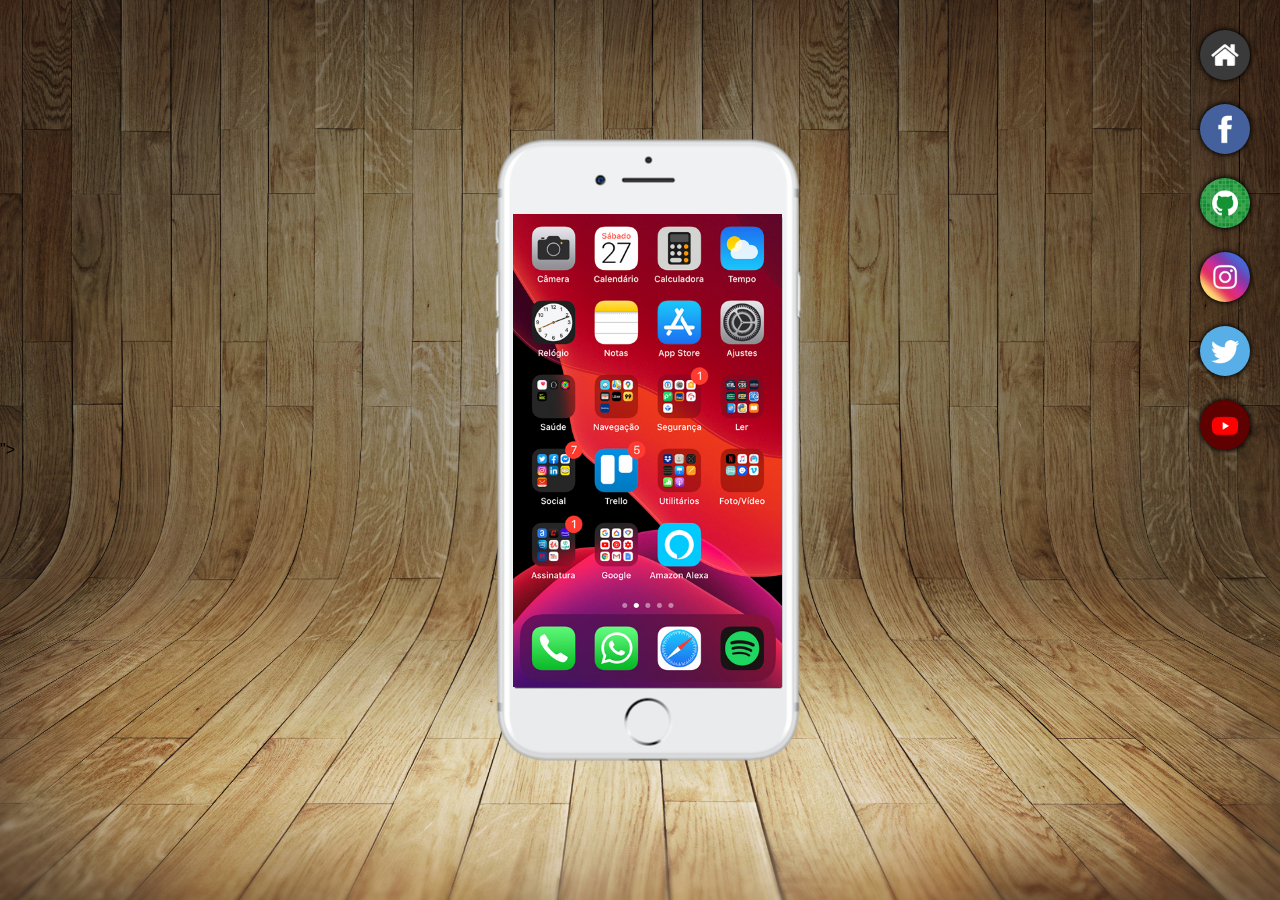
<file: index.html>
<!DOCTYPE html>
<html lang="pt-br">
<head>
    <meta charset="UTF-8">
    <meta name="viewport" content="width=device-width, initial-scale=1.0">
    <link rel="shortcut icon" href="favicon.ico" type="image/x-icon">
    <link rel="stylesheet" href="estilos/style.css">">
    <title>Projetos de redes sociais</title>
</head>
<body>
    <main>
        <section id="telefone">
            <iframe src="home.html" name="tela" id="tela" frameborder="0"></iframe>
               
        </section>
        <section id="redes-sociais">
            <a href="home.html" target = "tela"><img src="imagens/logo-home.jpg" alt=""></a><br>
            <a href="facebooki.html" target = "tela"><img src="imagens/logo-facebook.jpg" alt=""></a><br>
            <a href="githubi.html" target = "tela"><img src="imagens/logo-github.jpg" alt=""></a><br>
            <a href="instagrami.html" target = "tela"><img src="imagens/logo-instagram.jpg" alt=""></a><br>
            <a href="twitti.html" target = "tela"><img src="imagens/logo-twitter.jpg" alt=""></a><br>
            <a href="youtubi.html" target = "tela"><img src="imagens/logo-youtube.jpg" alt=""></a><br>

        </section>
    </main>
</body>
</html>
</file>
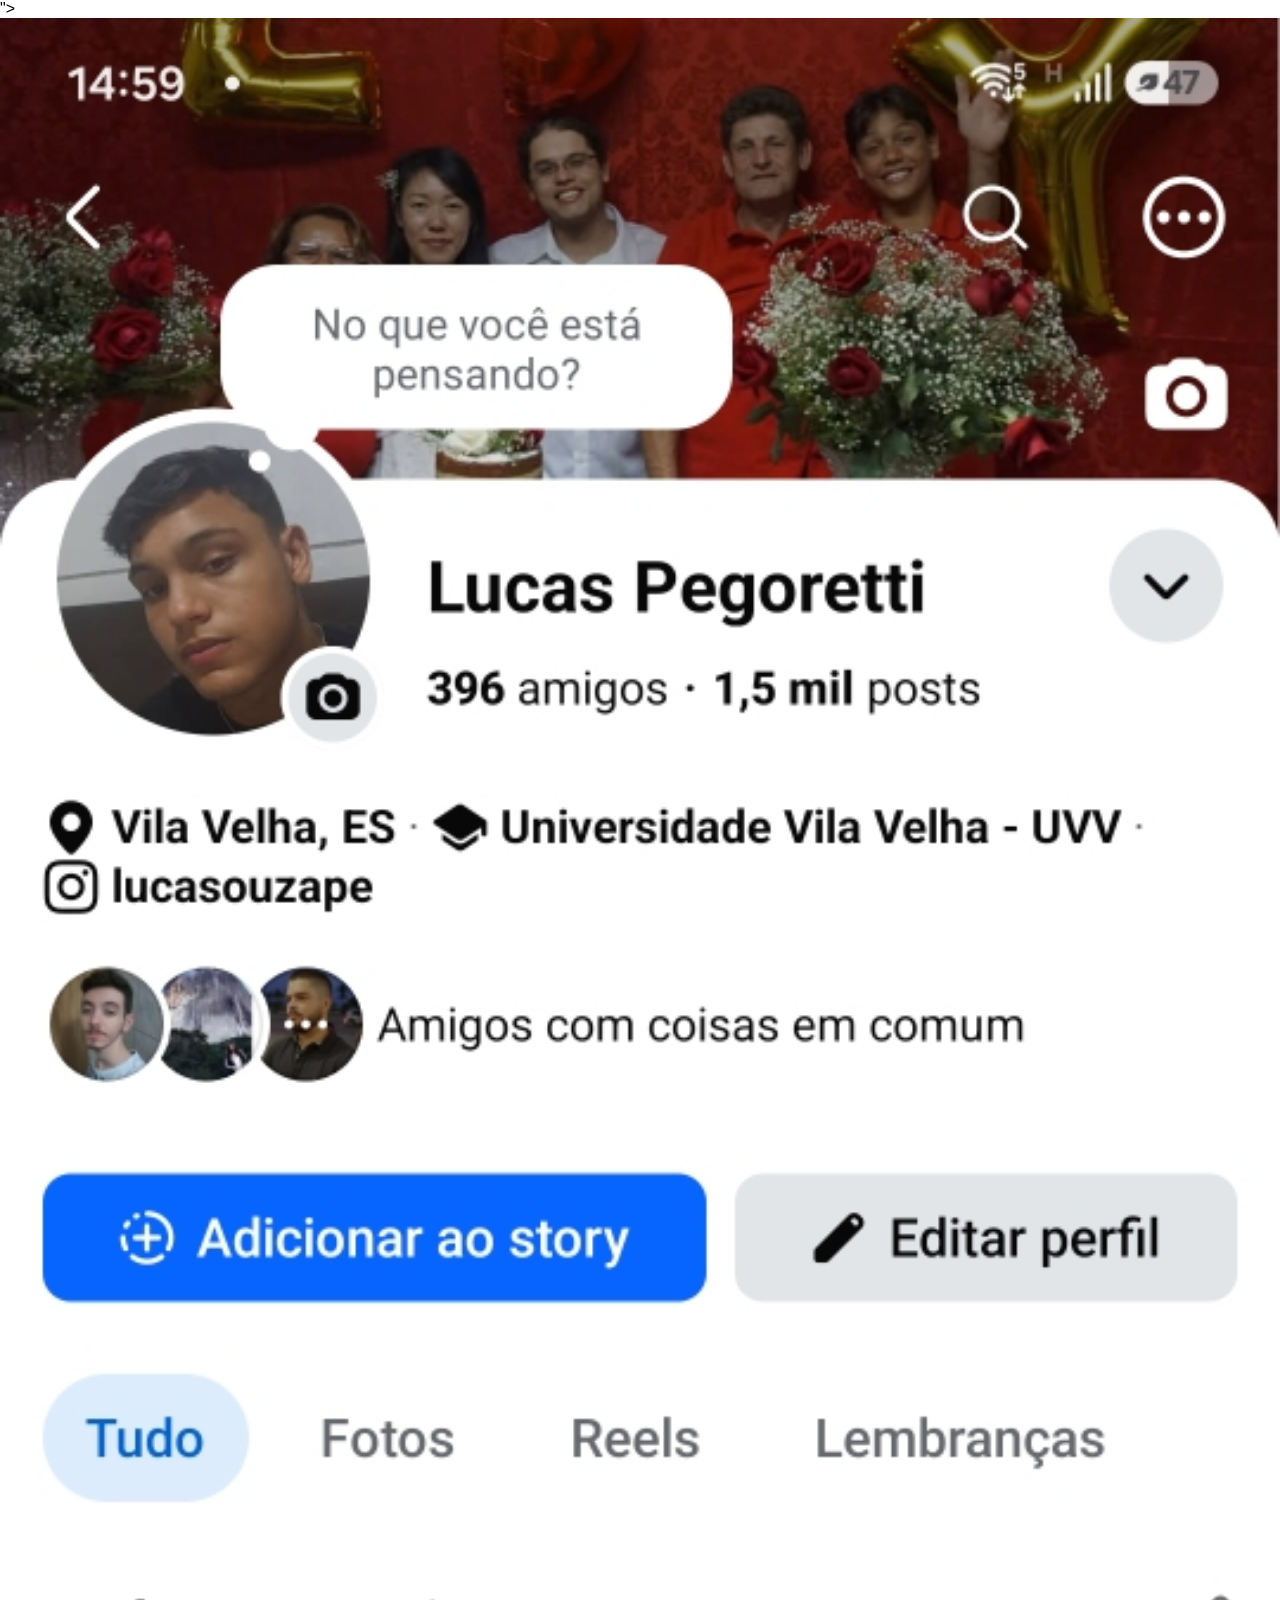
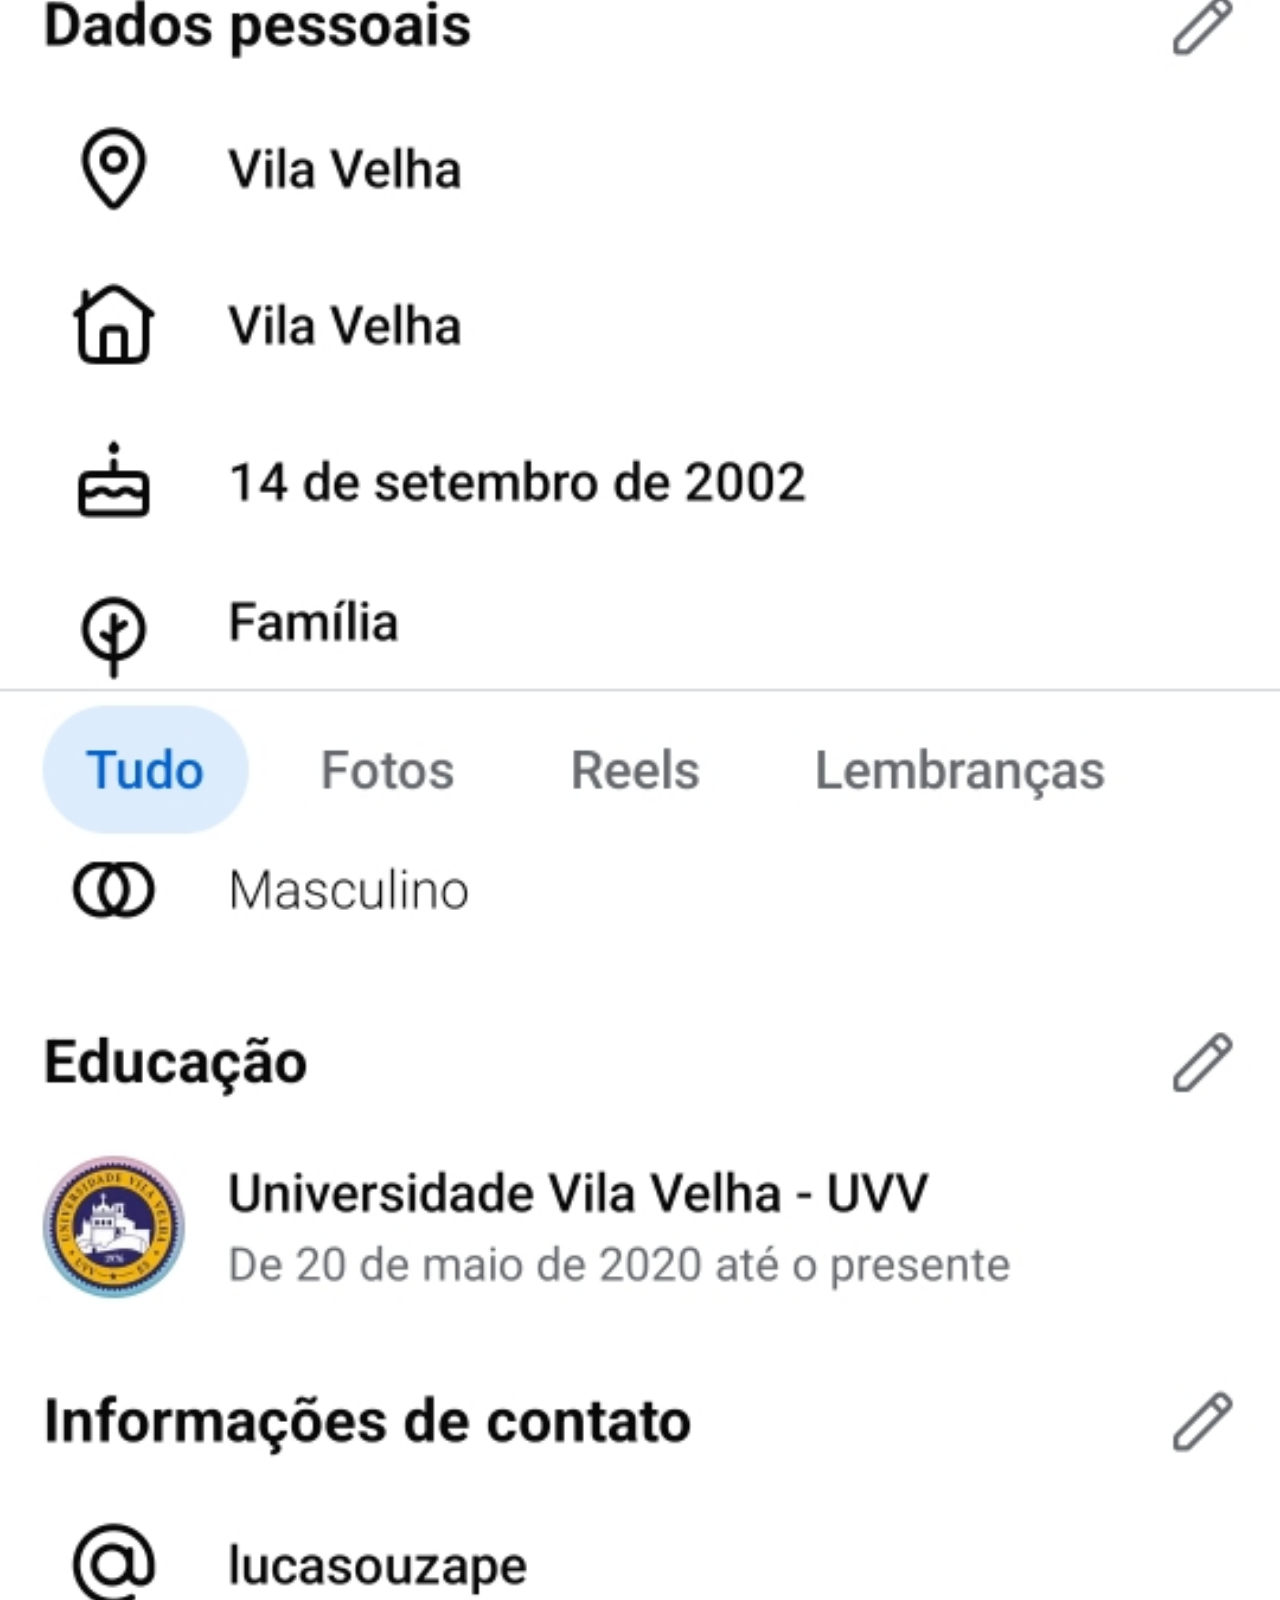
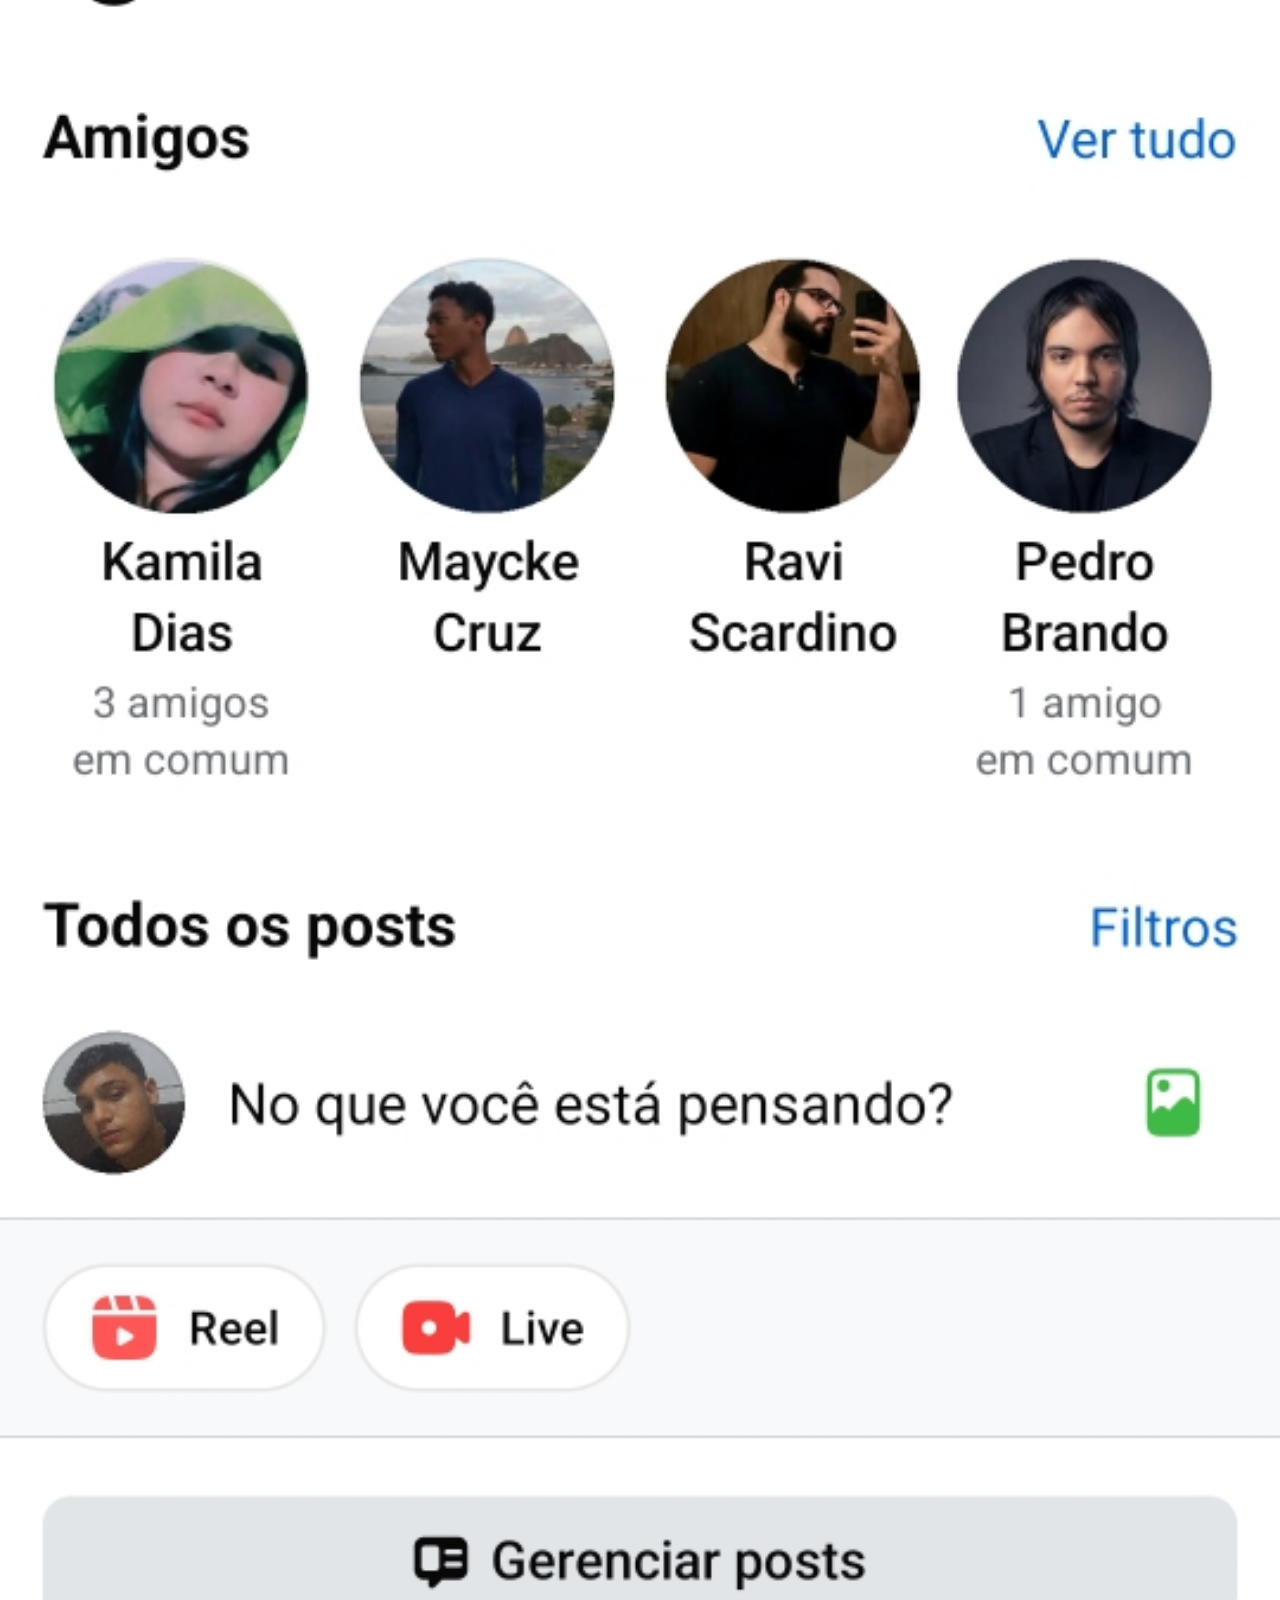
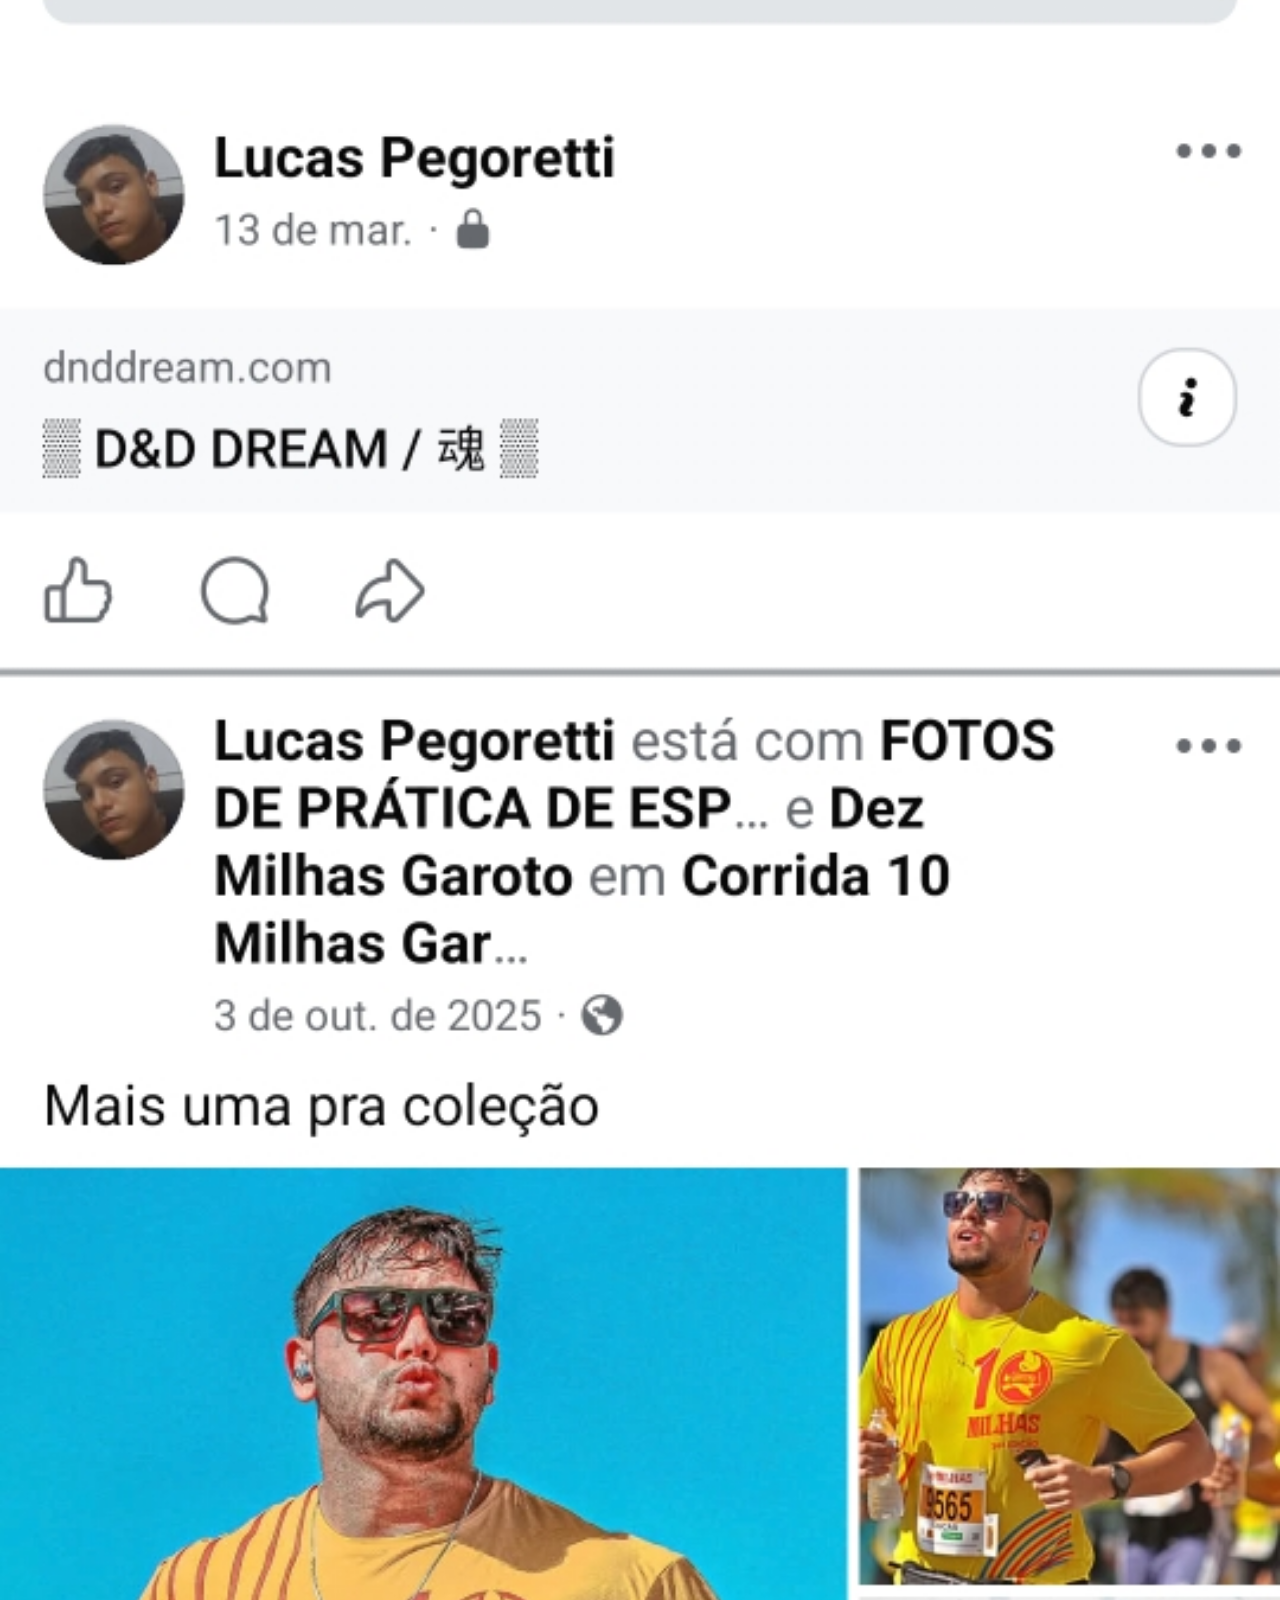
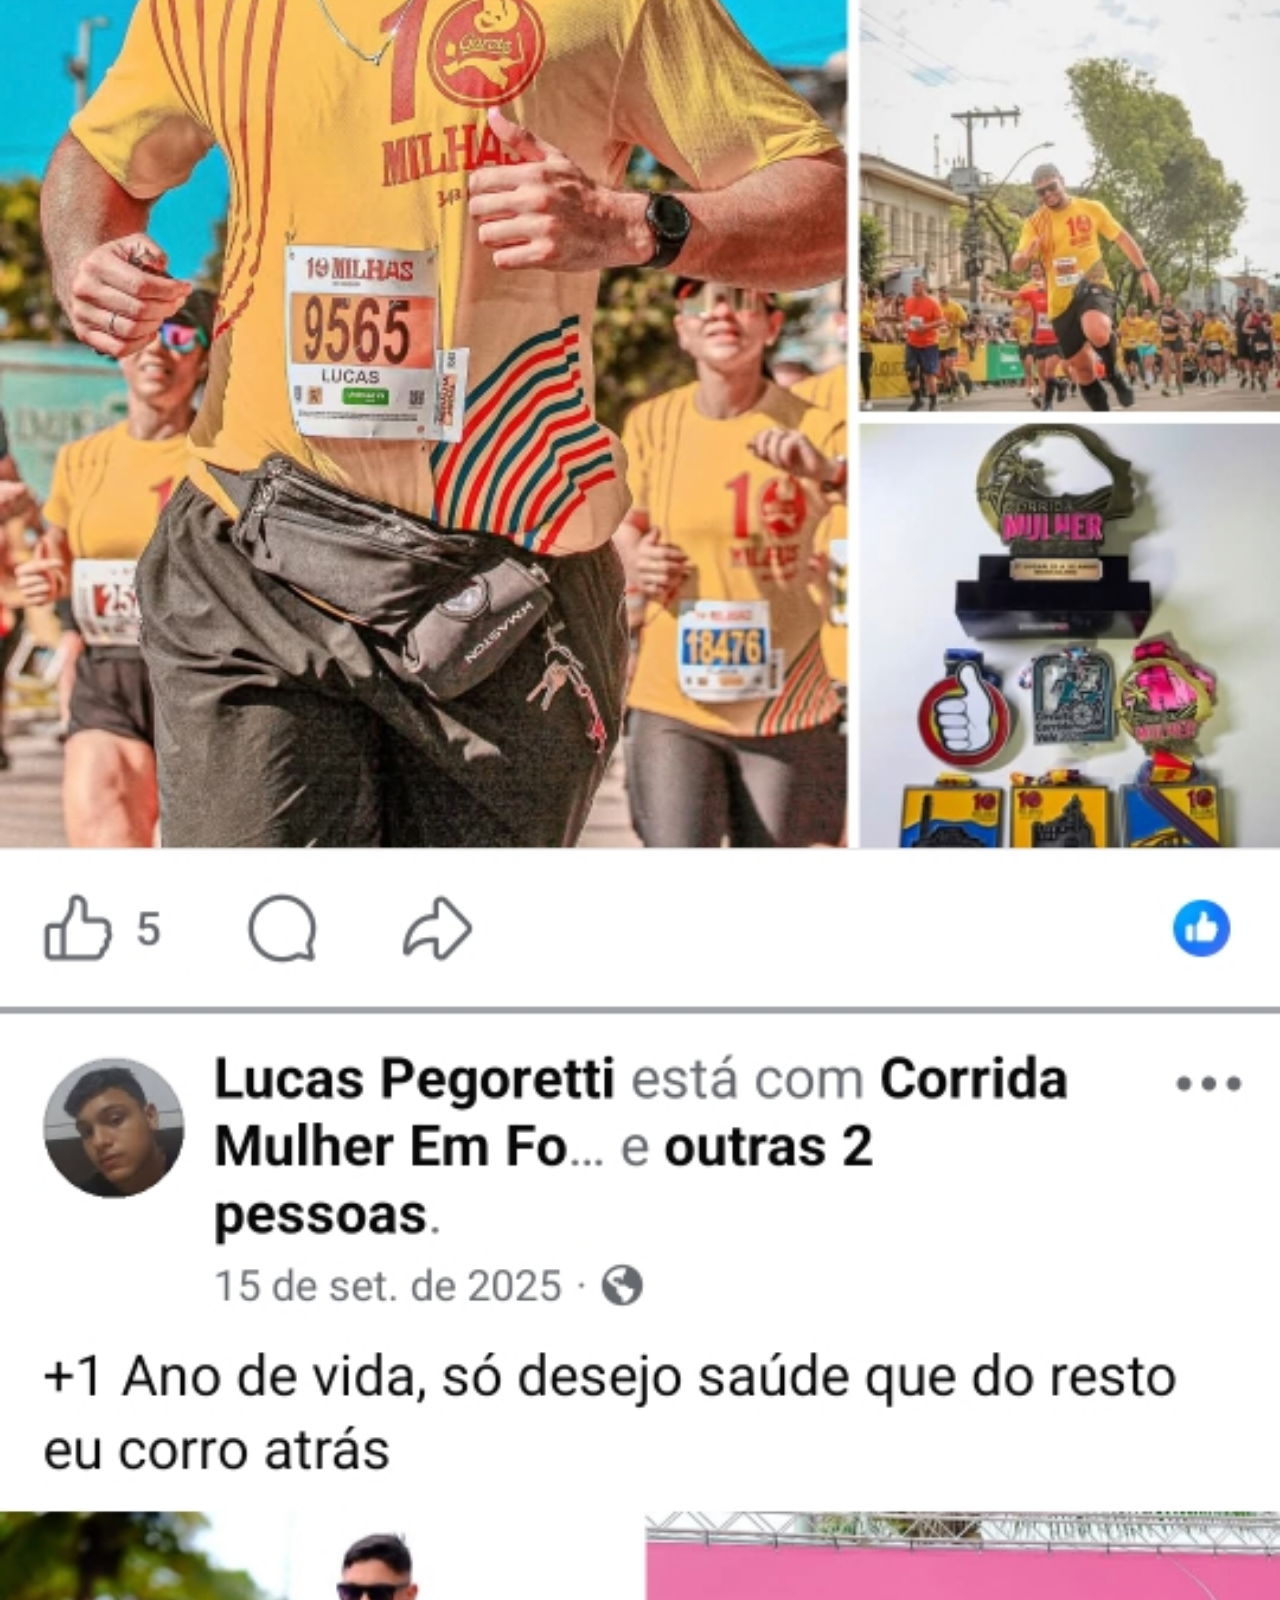
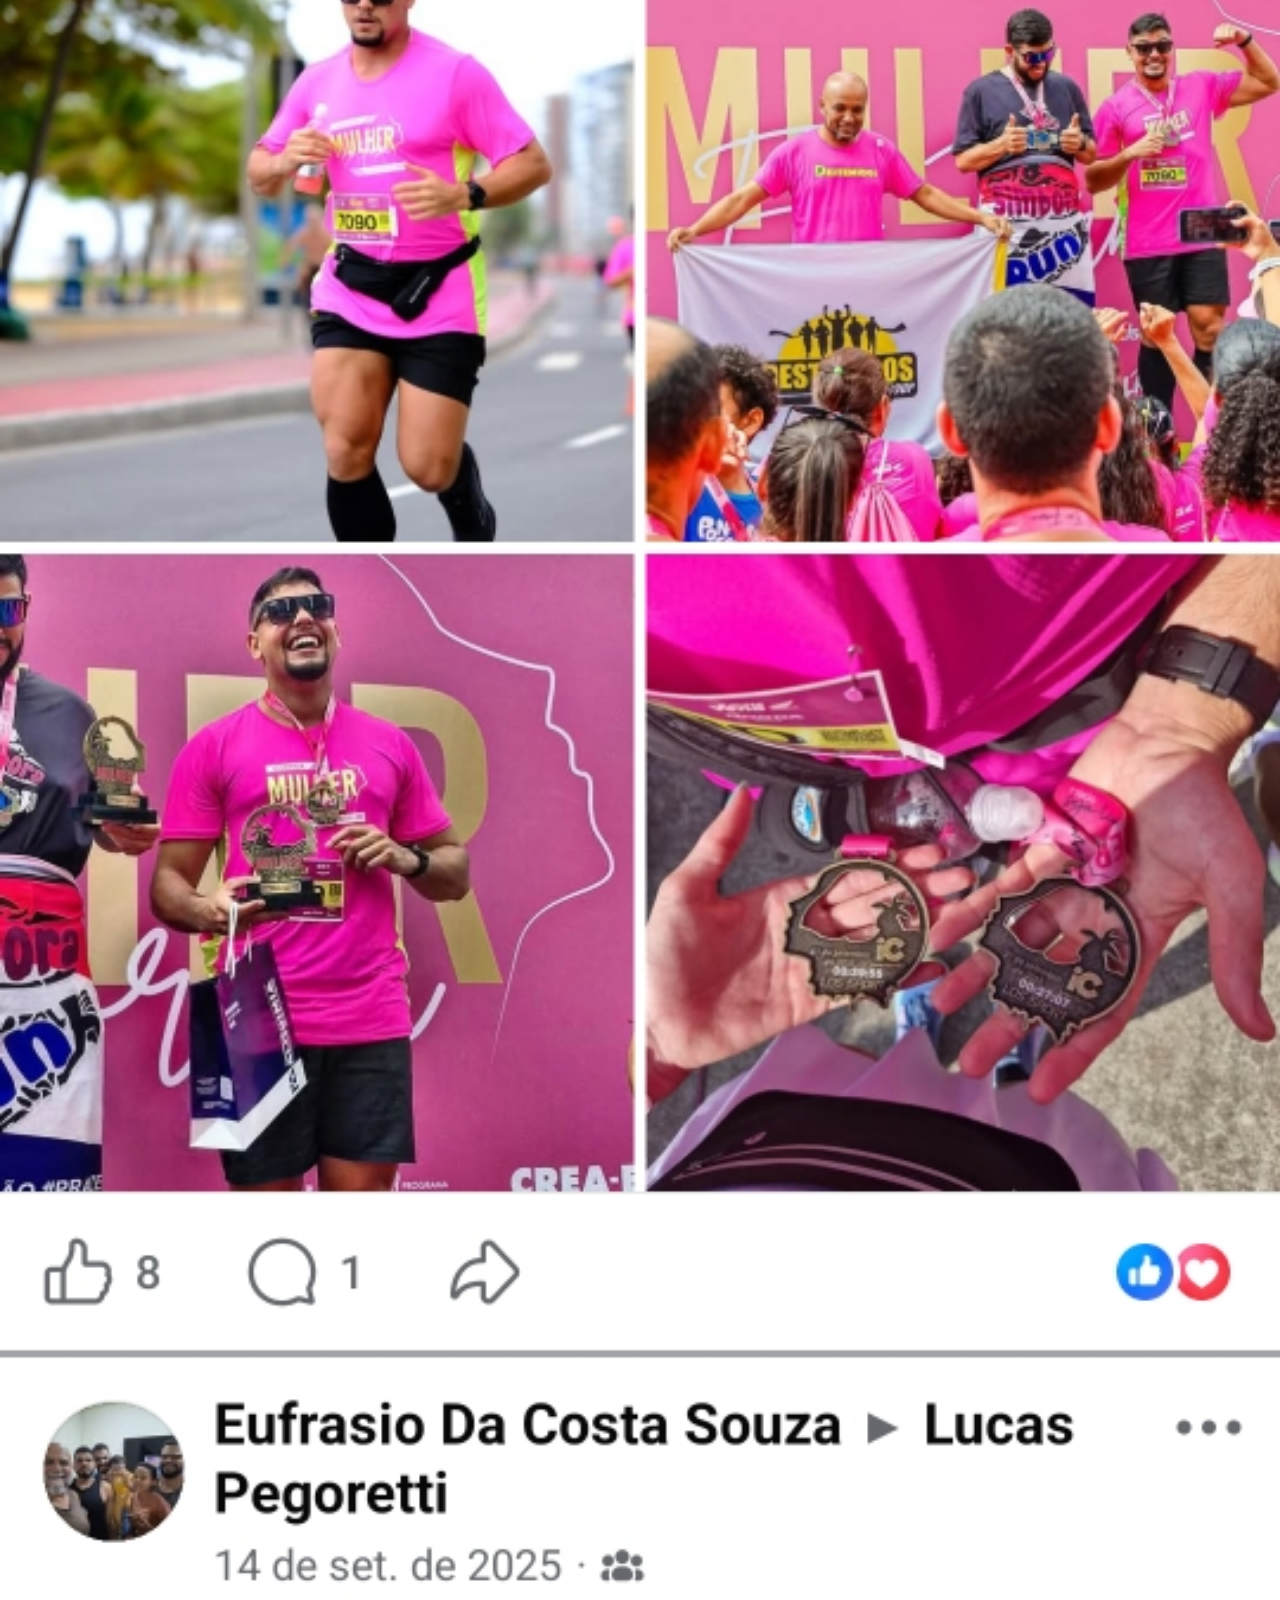
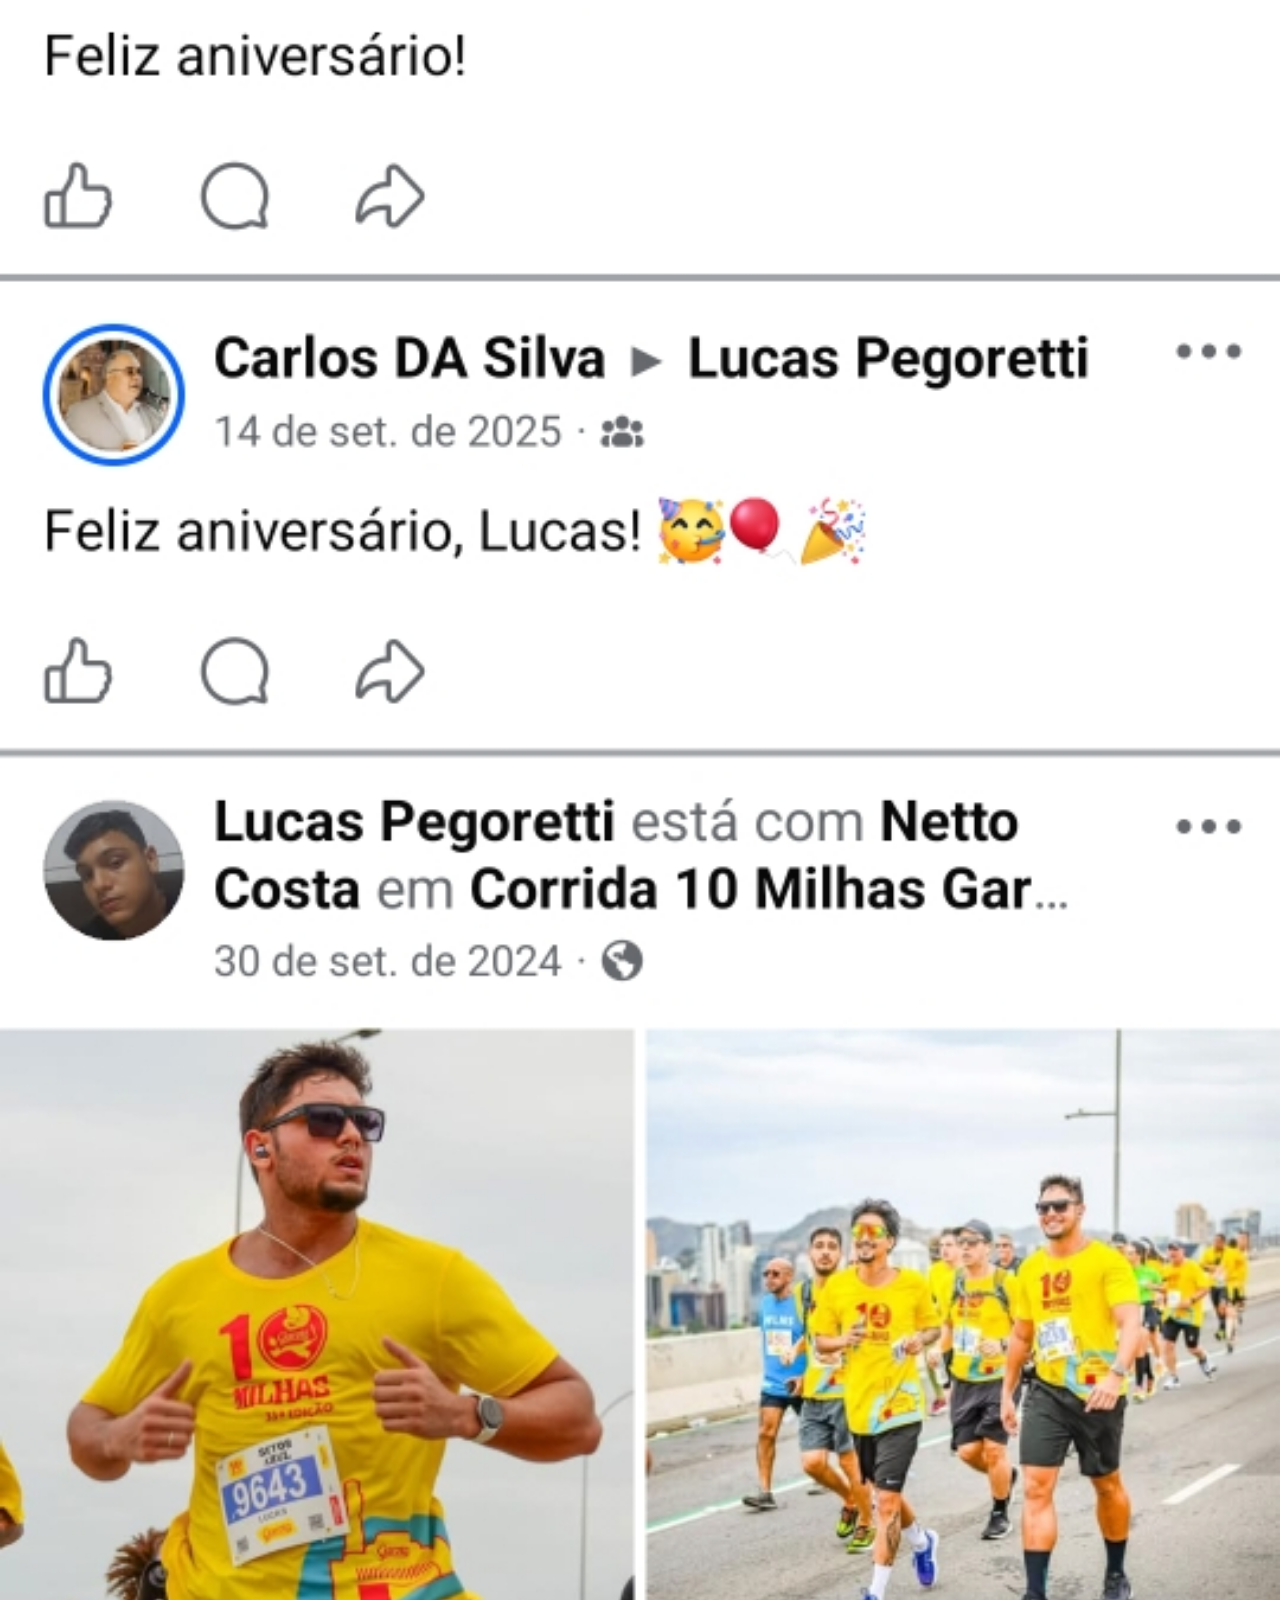
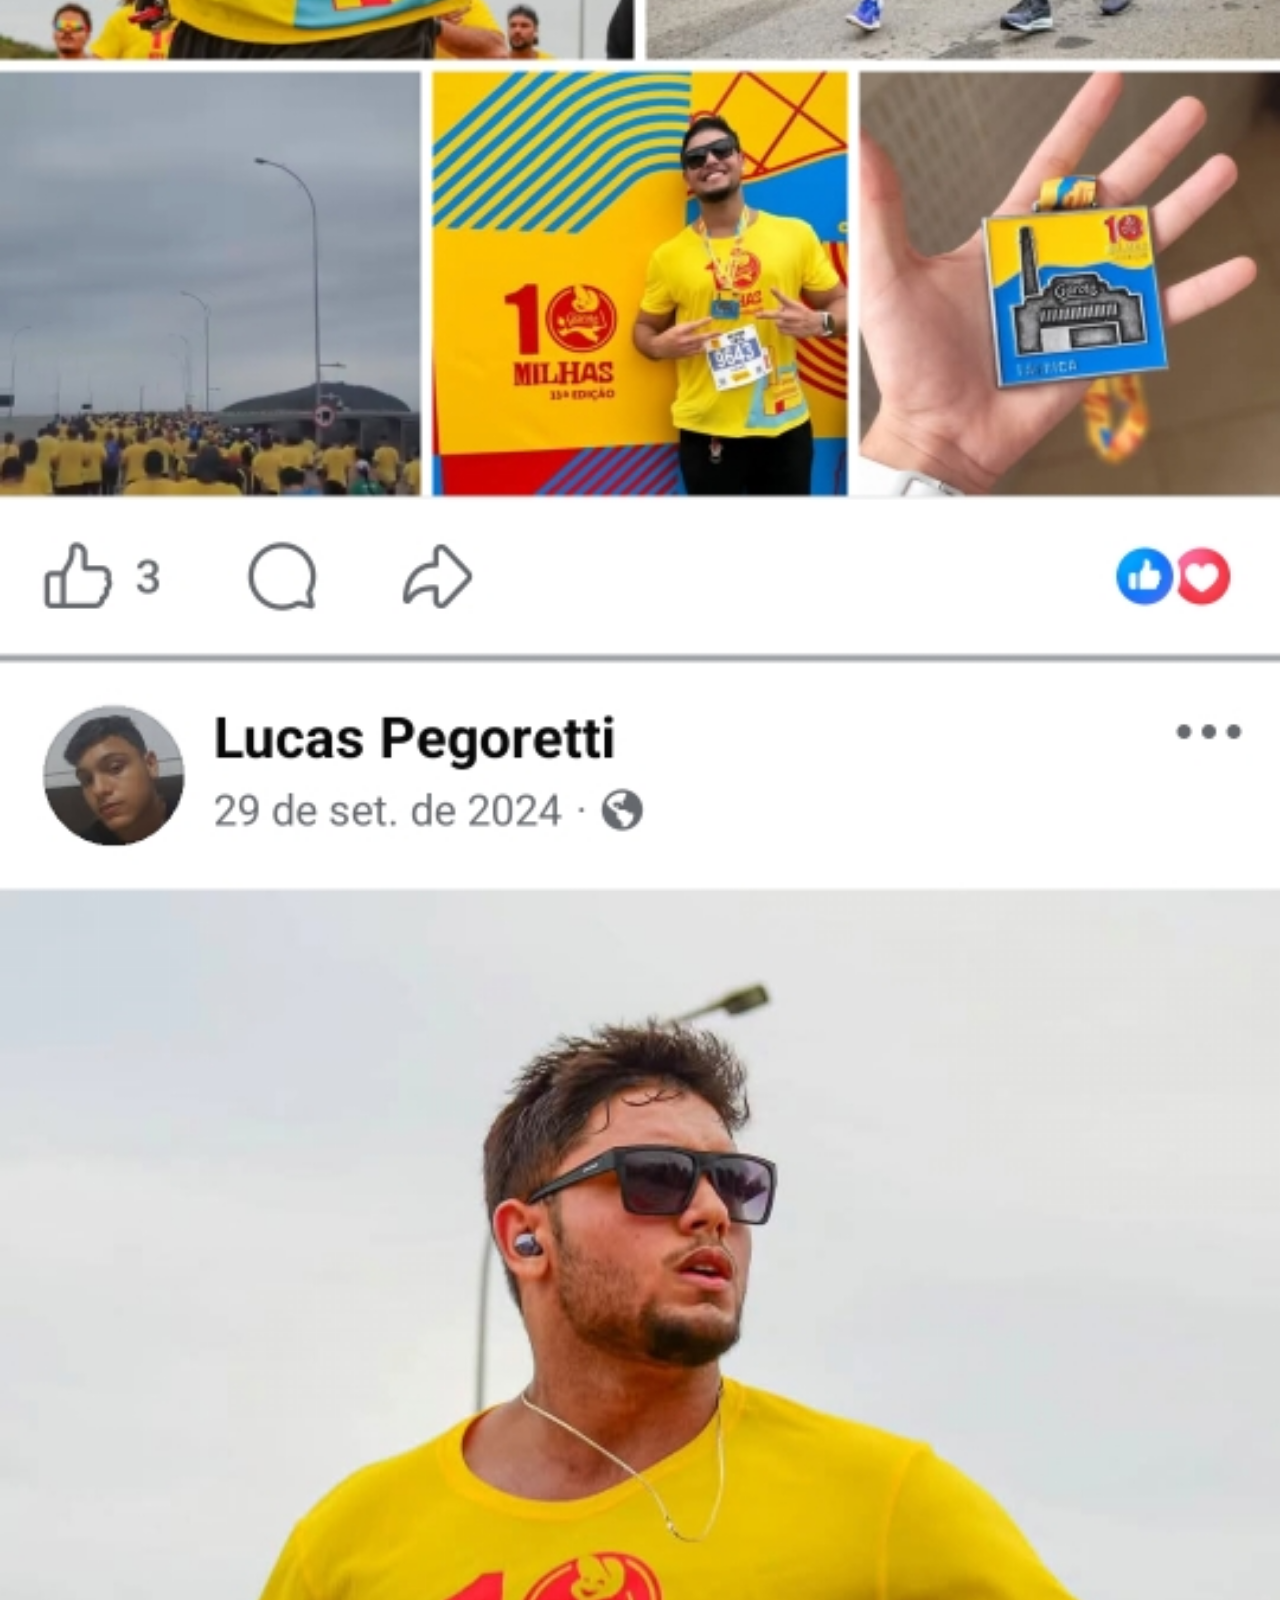
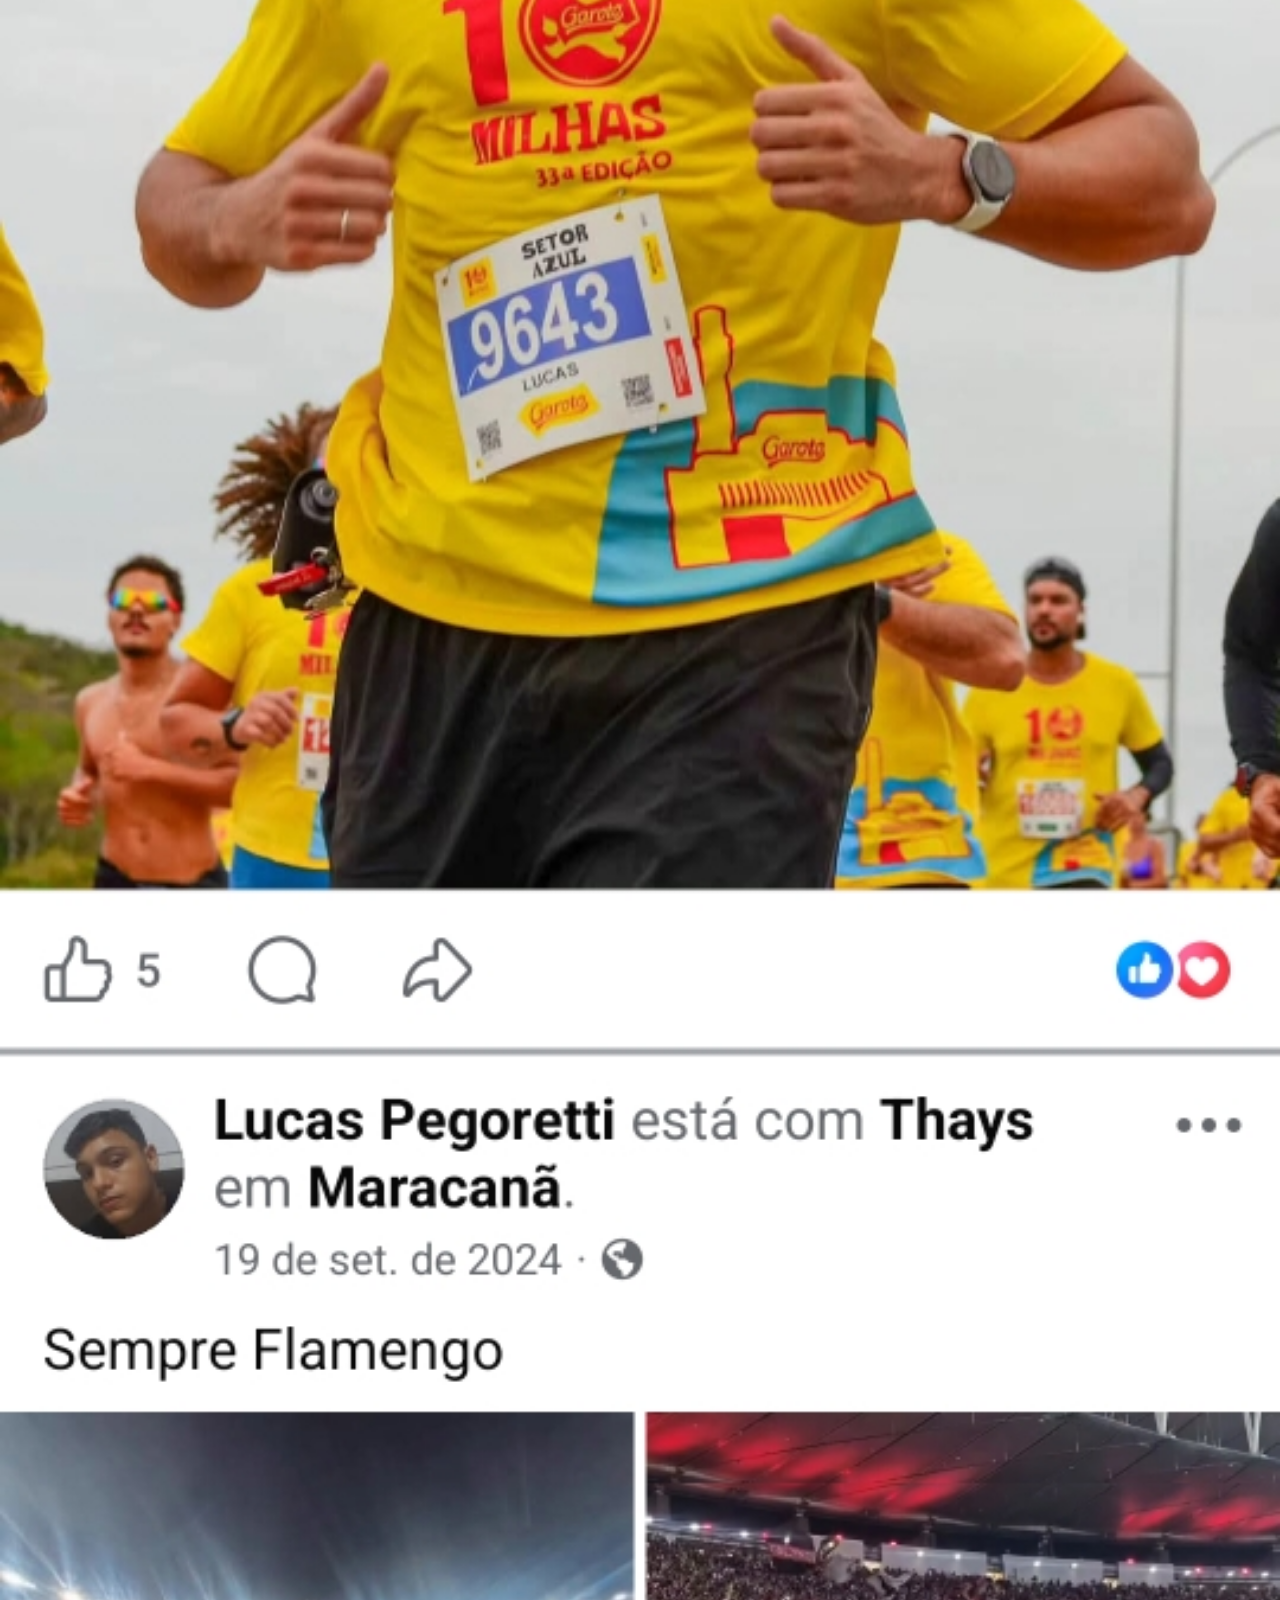
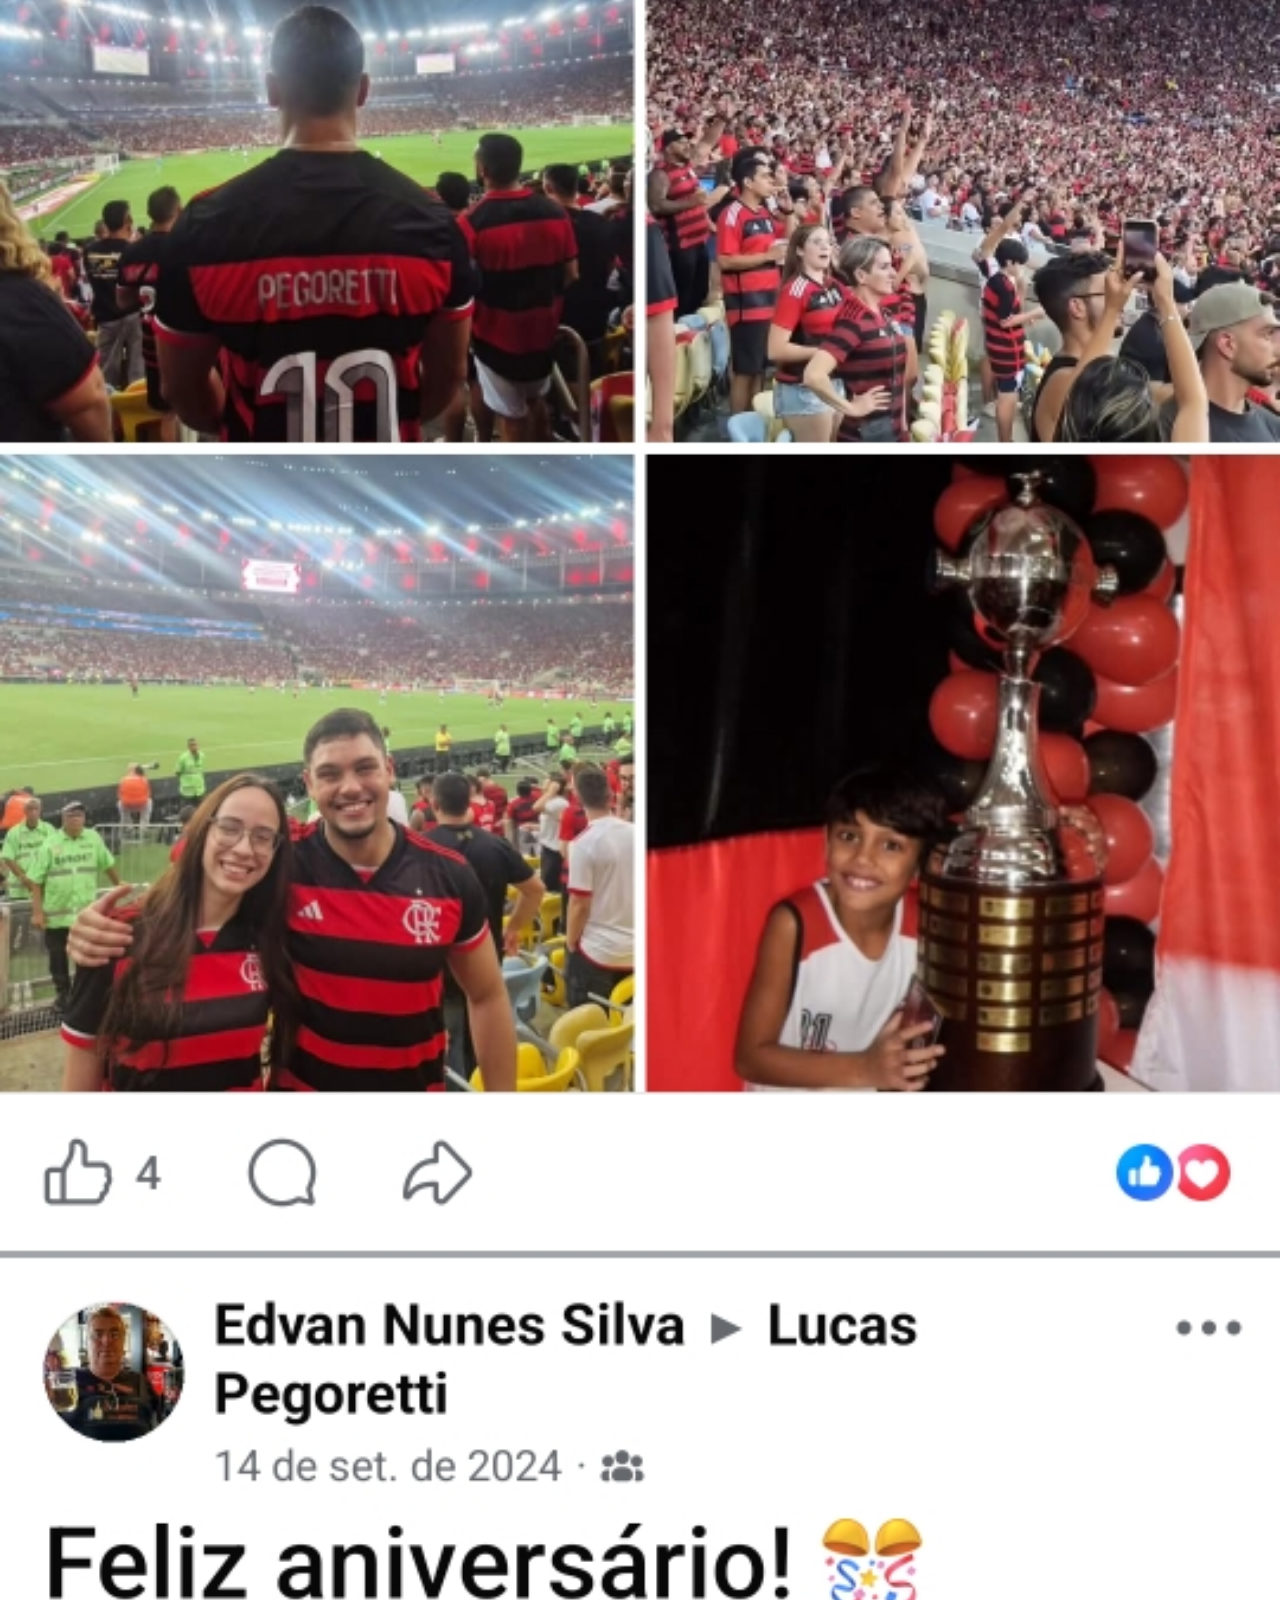
<file: facebooki.html>
<!DOCTYPE html>
<html lang="pt-br">
<head>
    <meta charset="UTF-8">
    <meta name="viewport" content="width=device-width, initial-scale=1.0">
    <title>Facebook</title>
    <link rel="stylesheet" href="estilos/social.css">">
</head>
<body>
    <img src="imagens/tela-facebook.jpg" alt="Facebook">
    <a href="https://www.facebook.com/lucaspegoretti/" target = "_blank">ACESSA AI</a>
</body>
</html>
</file>
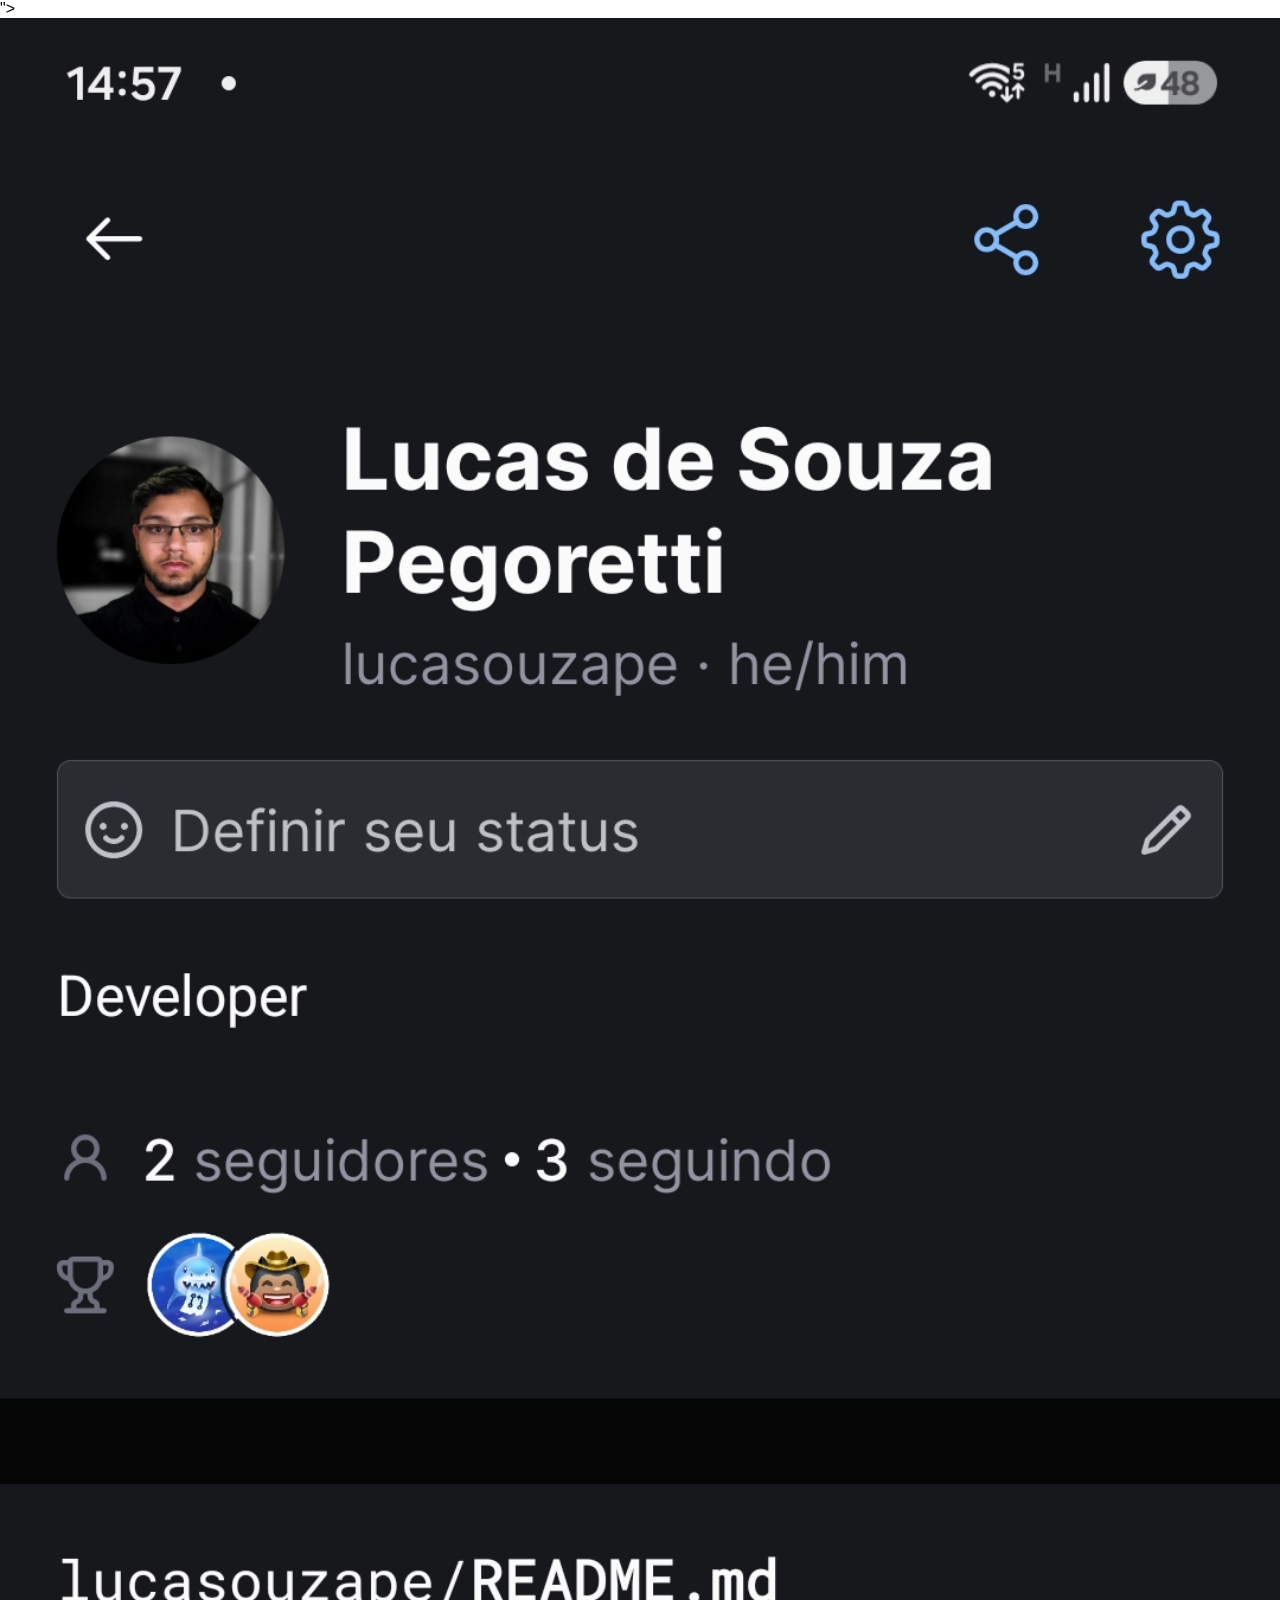
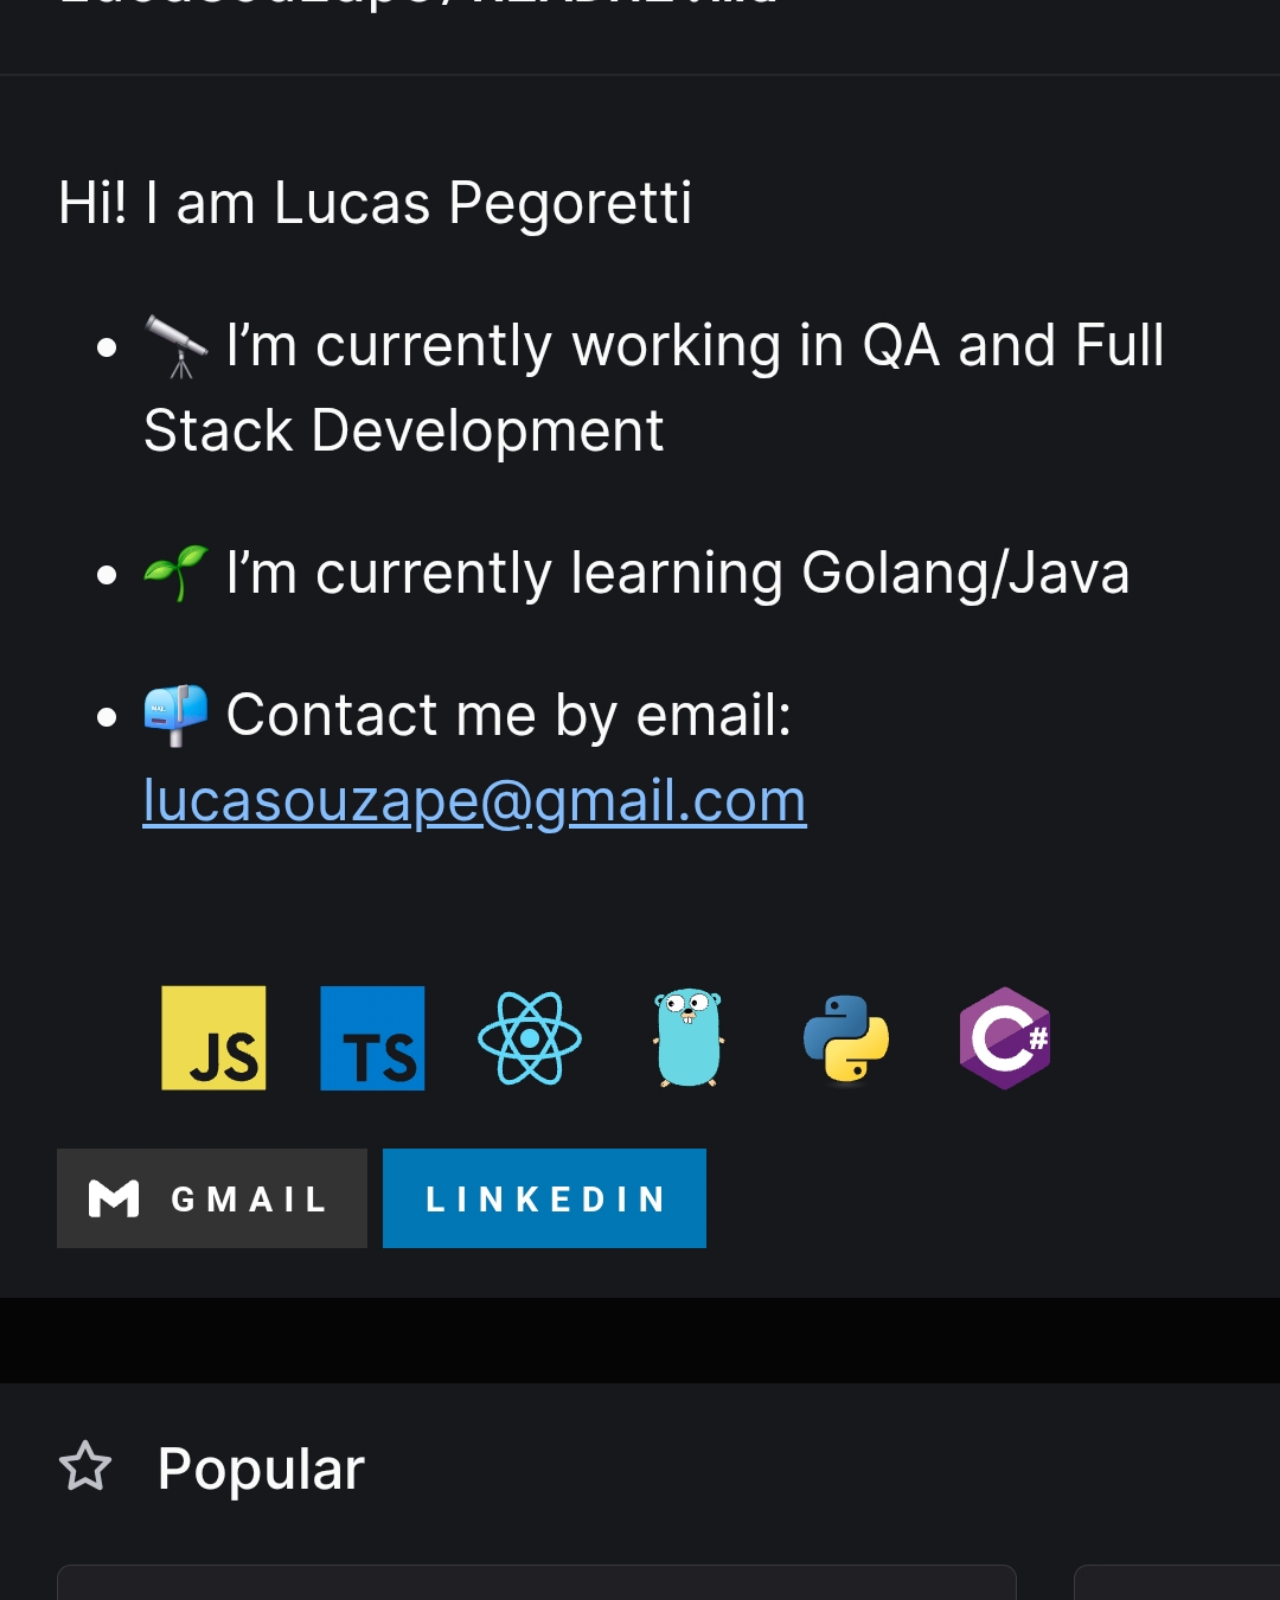
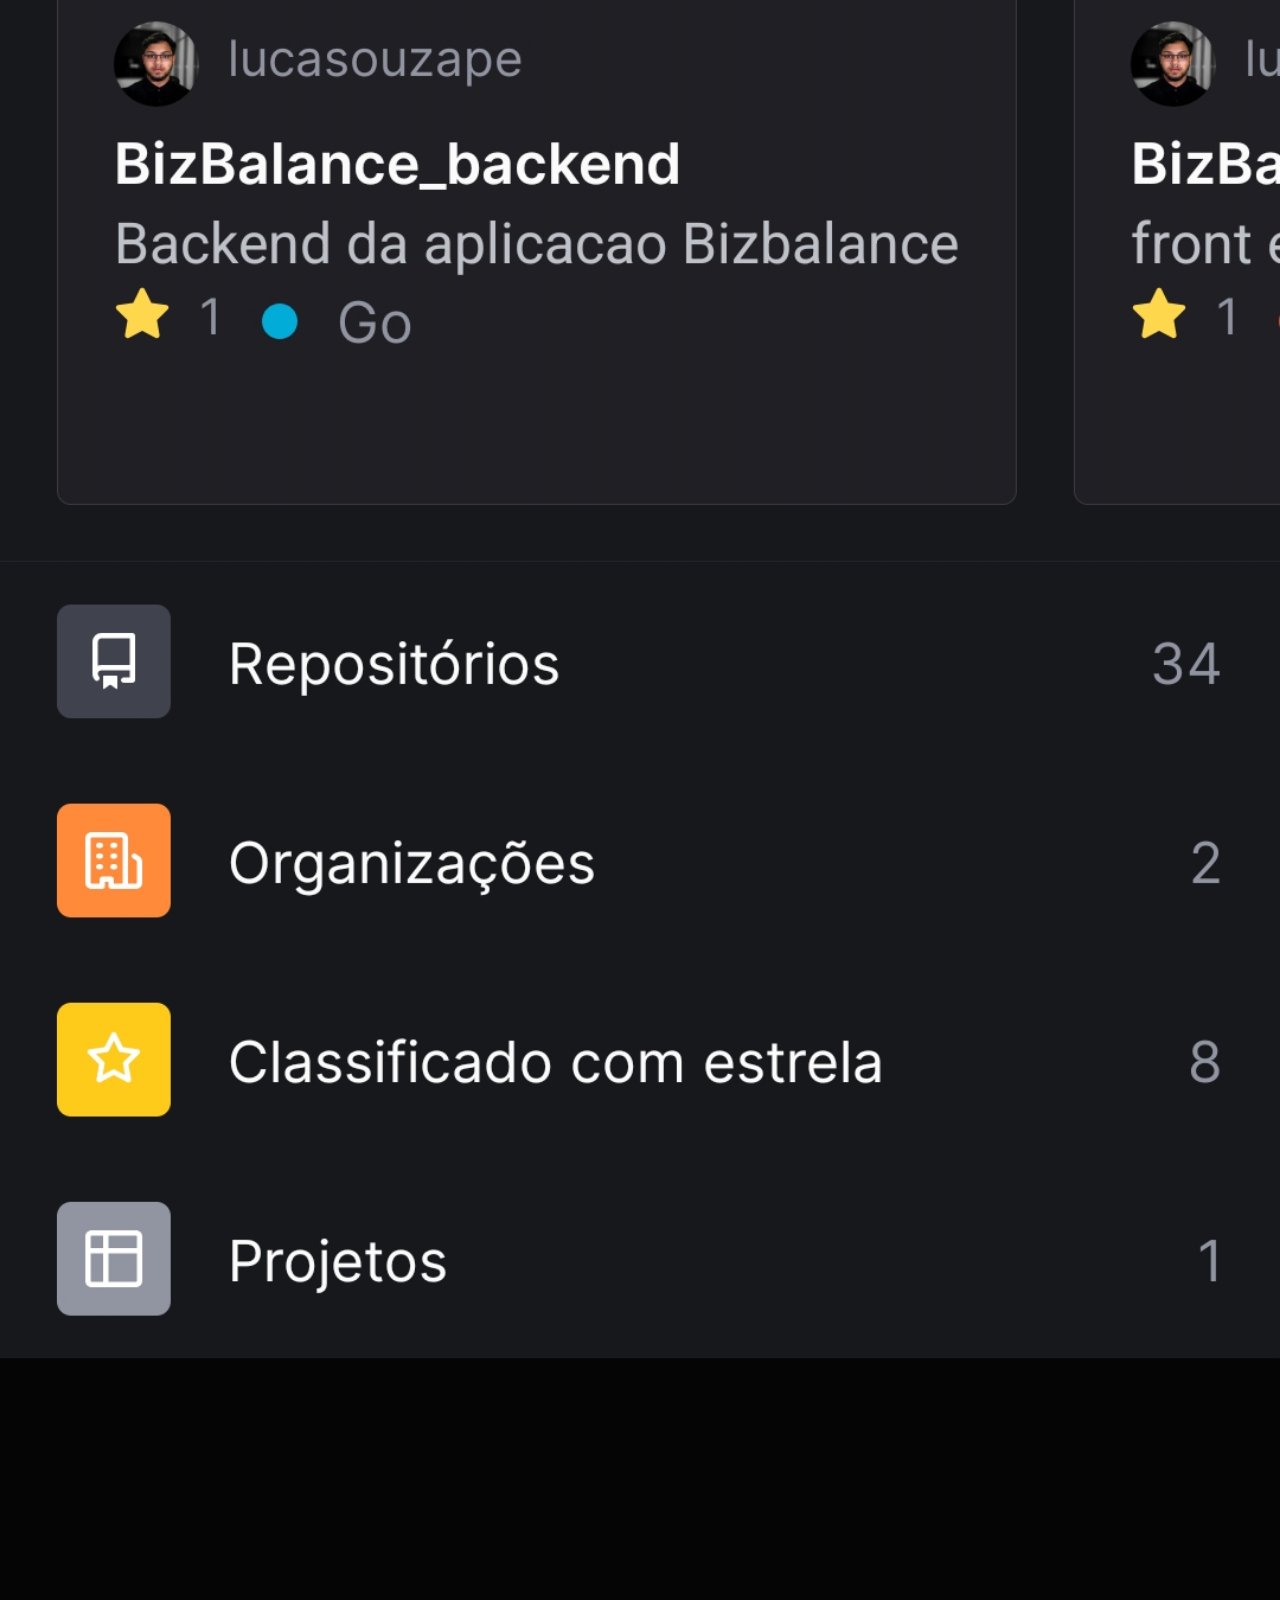
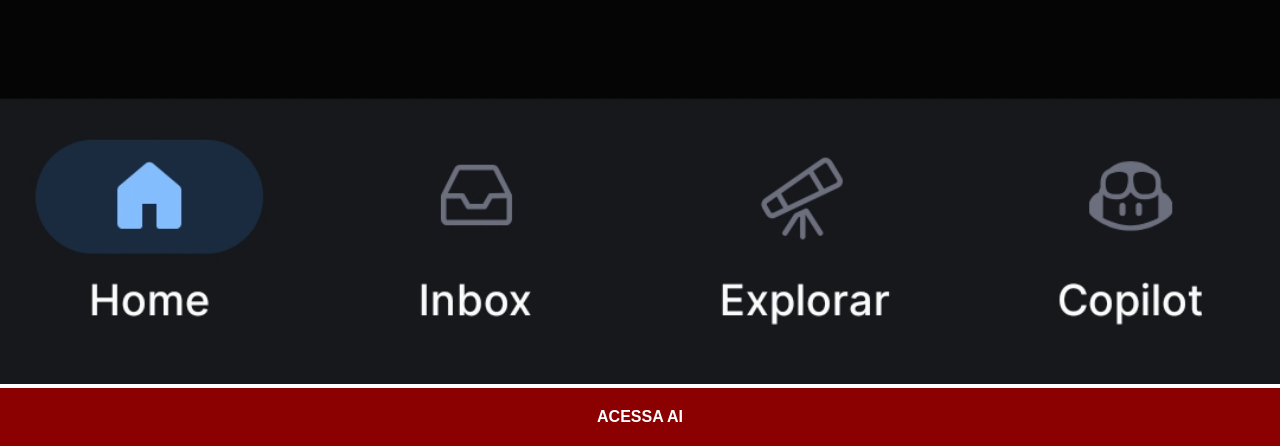
<file: githubi.html>
<!DOCTYPE html>
<html lang="pt-br">
<head>
    <meta charset="UTF-8">
    <meta name="viewport" content="width=device-width, initial-scale=1.0">
    <title>Github</title>
    <link rel="stylesheet" href="estilos/social.css">">
</head>
<body>
    <img src="imagens/tela-github.jpg" alt="Github">
    <a href="https://github.com/lucasouzape" target = "_blank">ACESSA AI</a>
</body>
</html>
</file>
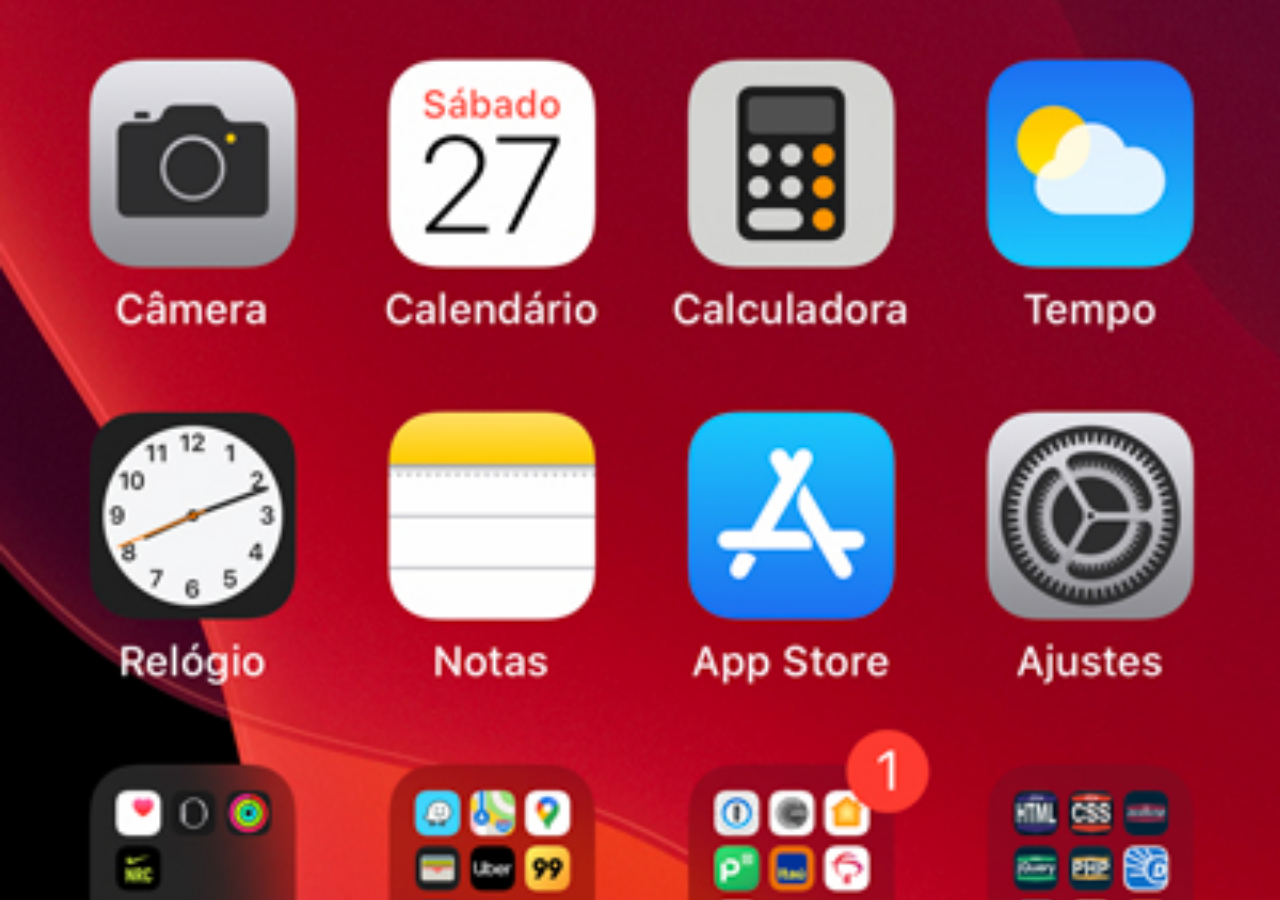
<file: home.html>
<!DOCTYPE html>
<html lang="pt-br">
<head>
    <meta charset="UTF-8">
    <meta name="viewport" content="width=device-width, initial-scale=1.0">
    <title>Home</title>
</head>
<style>
   * {
        margin: 0;
        padding: 0;
  
    }

    body {
        width: 100vw;
        height: 100vh;
        background: url(imagens/tela-home.jpg) no-repeat top center;
        background-size: cover;
    }
</style>
<body>
    
</body>
</html>
</file>
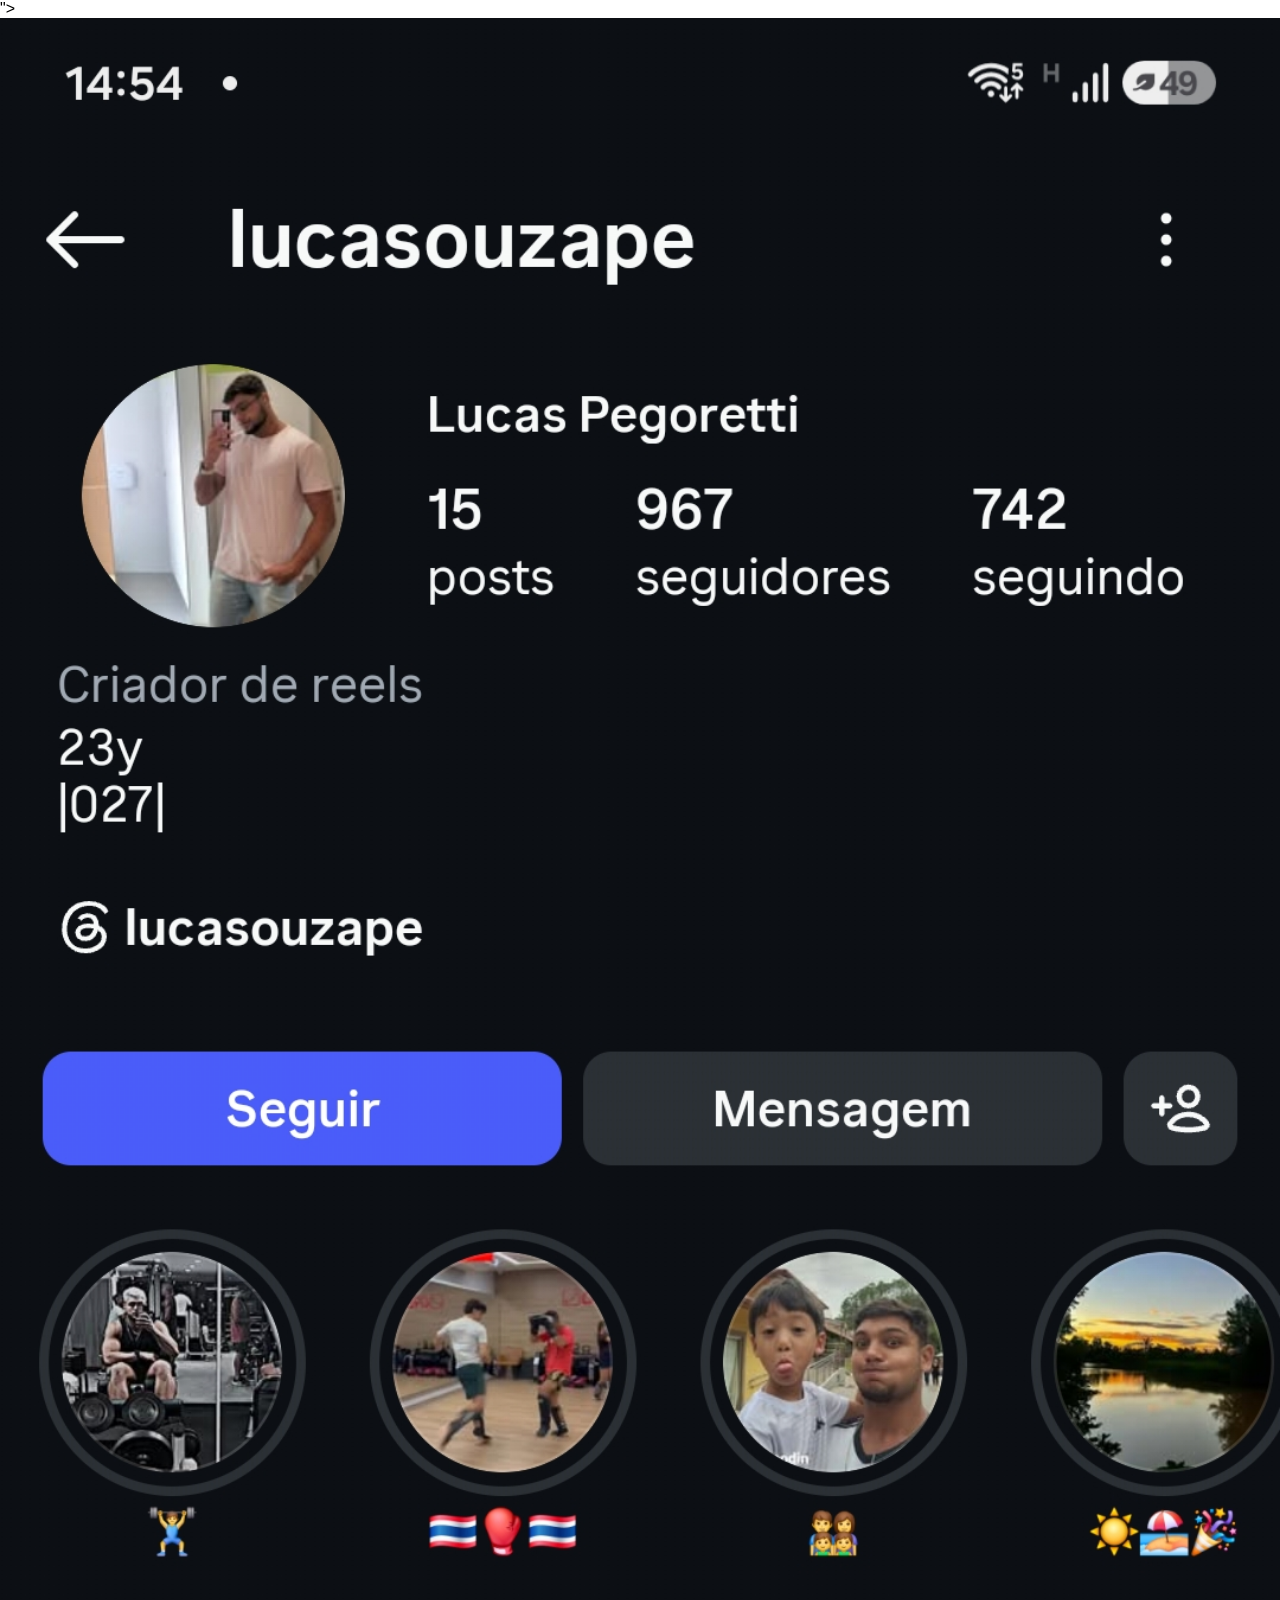
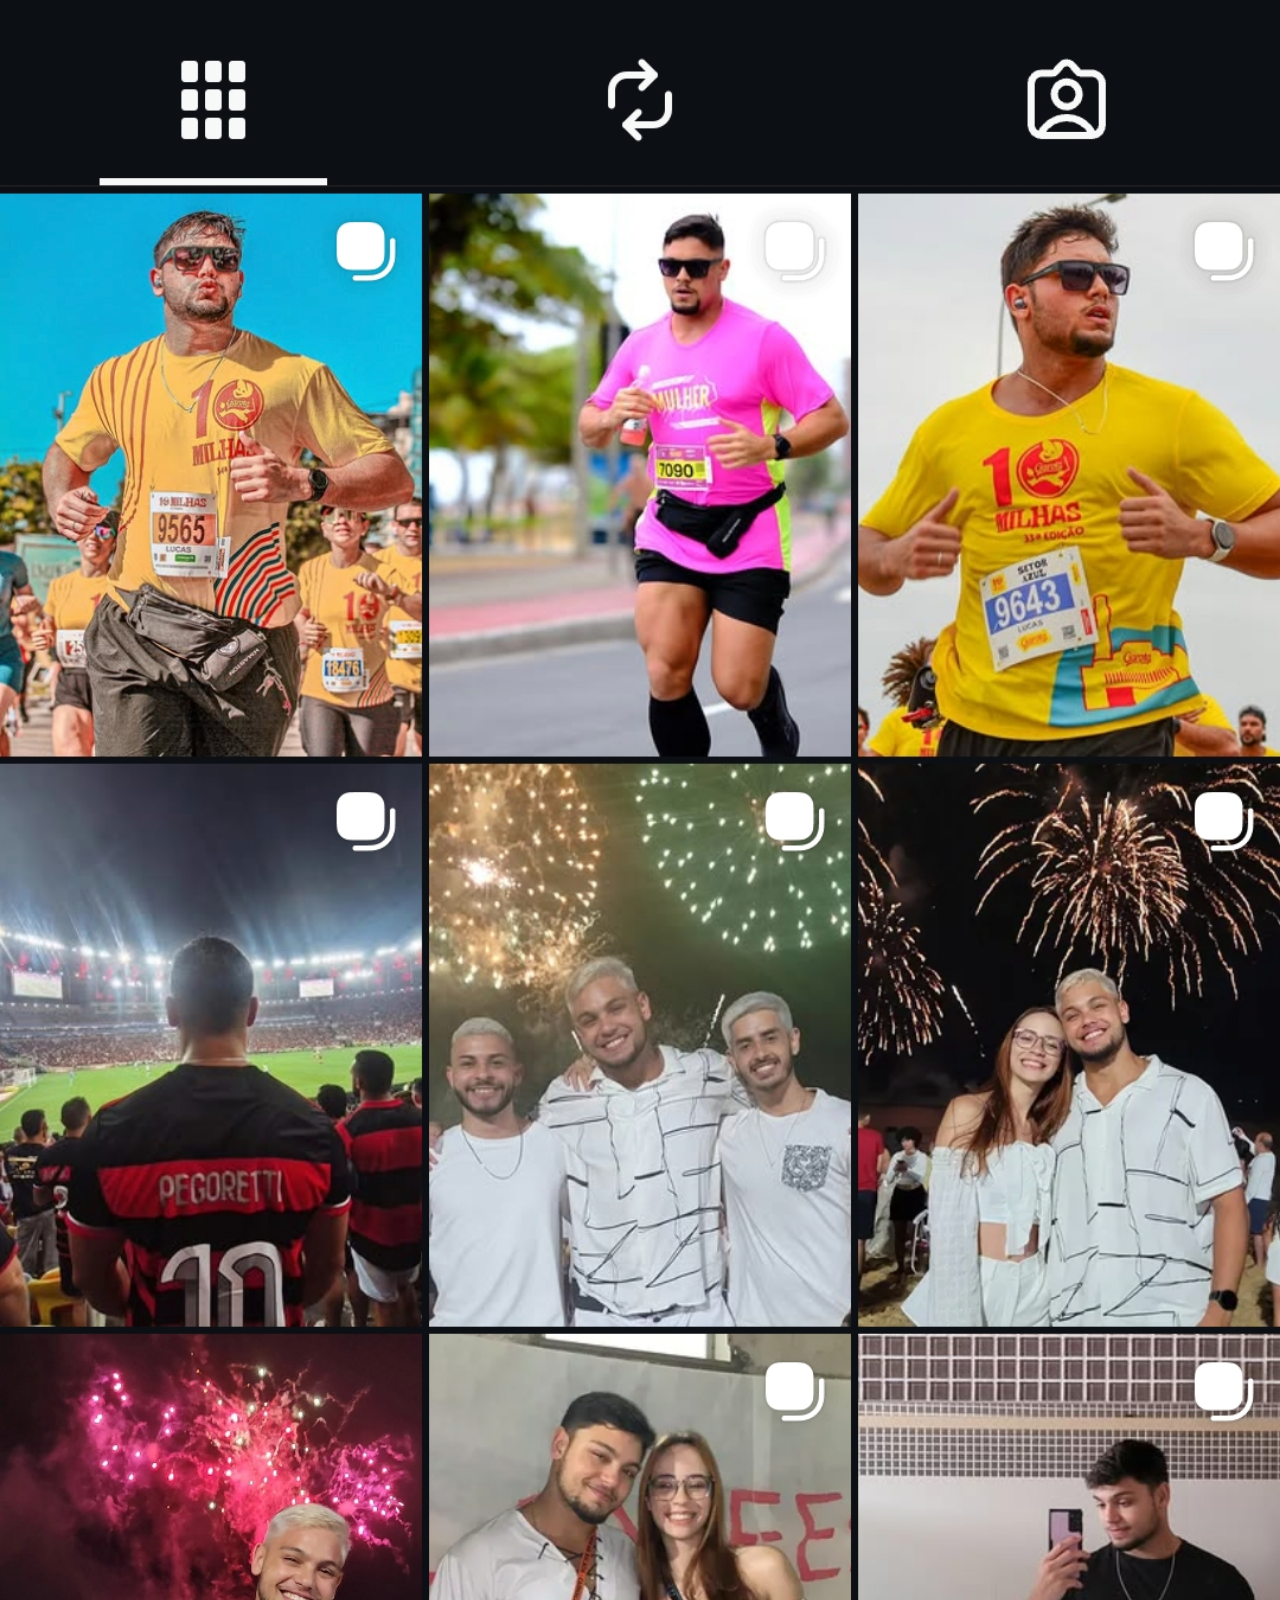
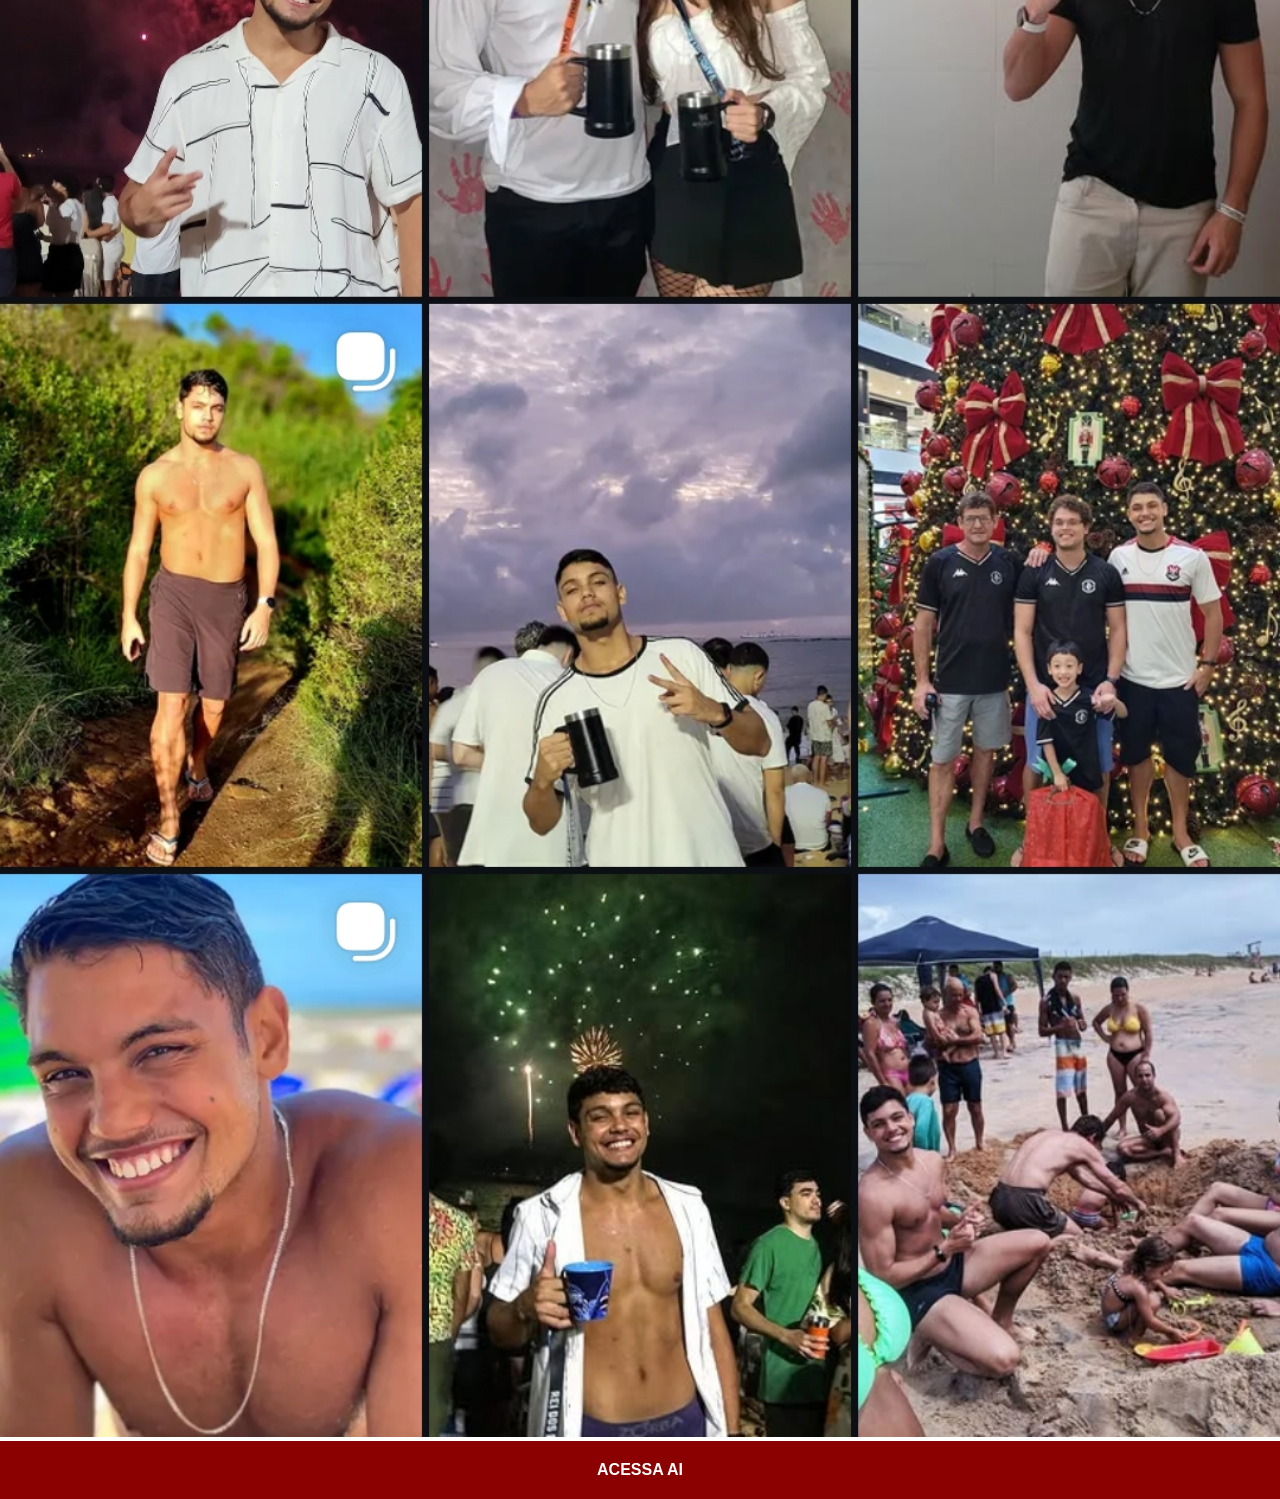
<file: instagrami.html>
<!DOCTYPE html>
<html lang="pt-br">
<head>
    <meta charset="UTF-8">
    <meta name="viewport" content="width=device-width, initial-scale=1.0">
    <title>Instagram</title>
    <link rel="stylesheet" href="estilos/social.css">">
</head>
<body>
    <img src="imagens/tela-instagram.jpg" alt="Instagrami">
    <a href="https://www.instagram.com/lucasouzape/" target = "_blank">ACESSA AI</a>
</body>
</html>
</file>
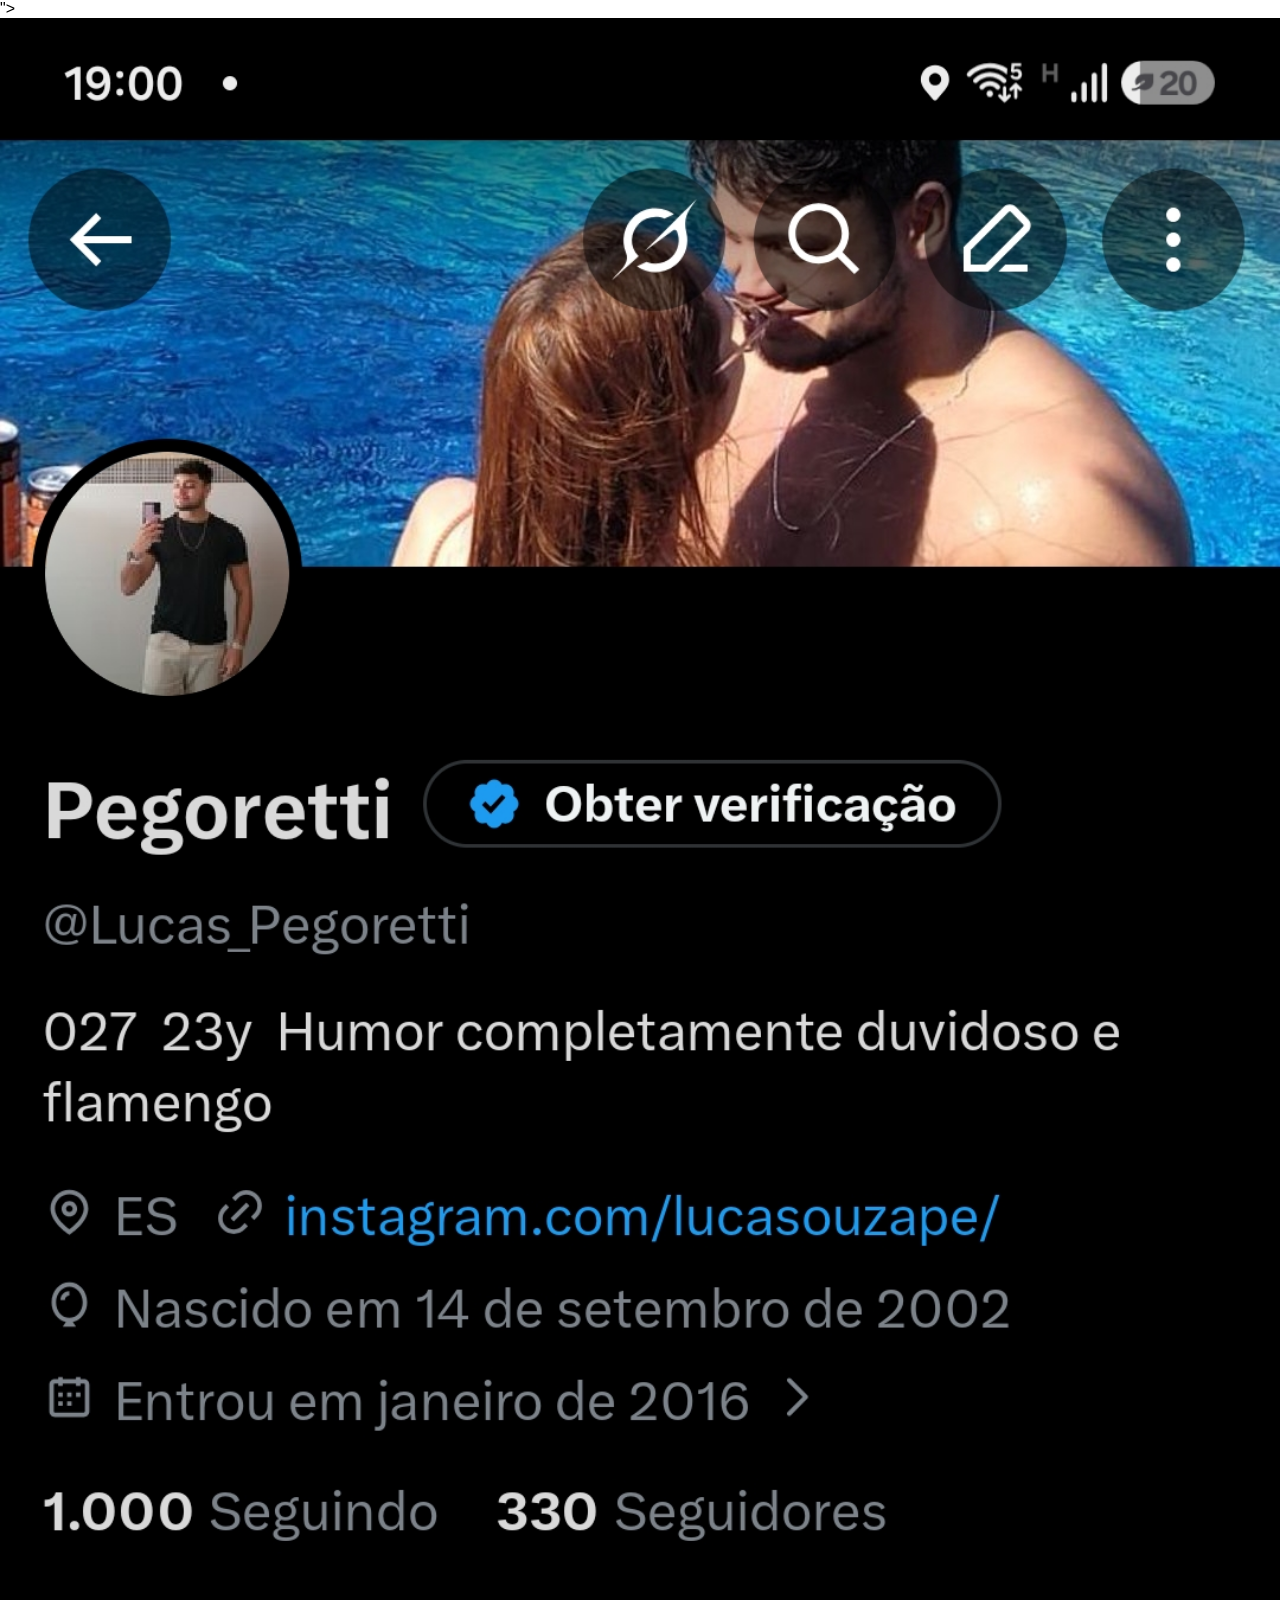
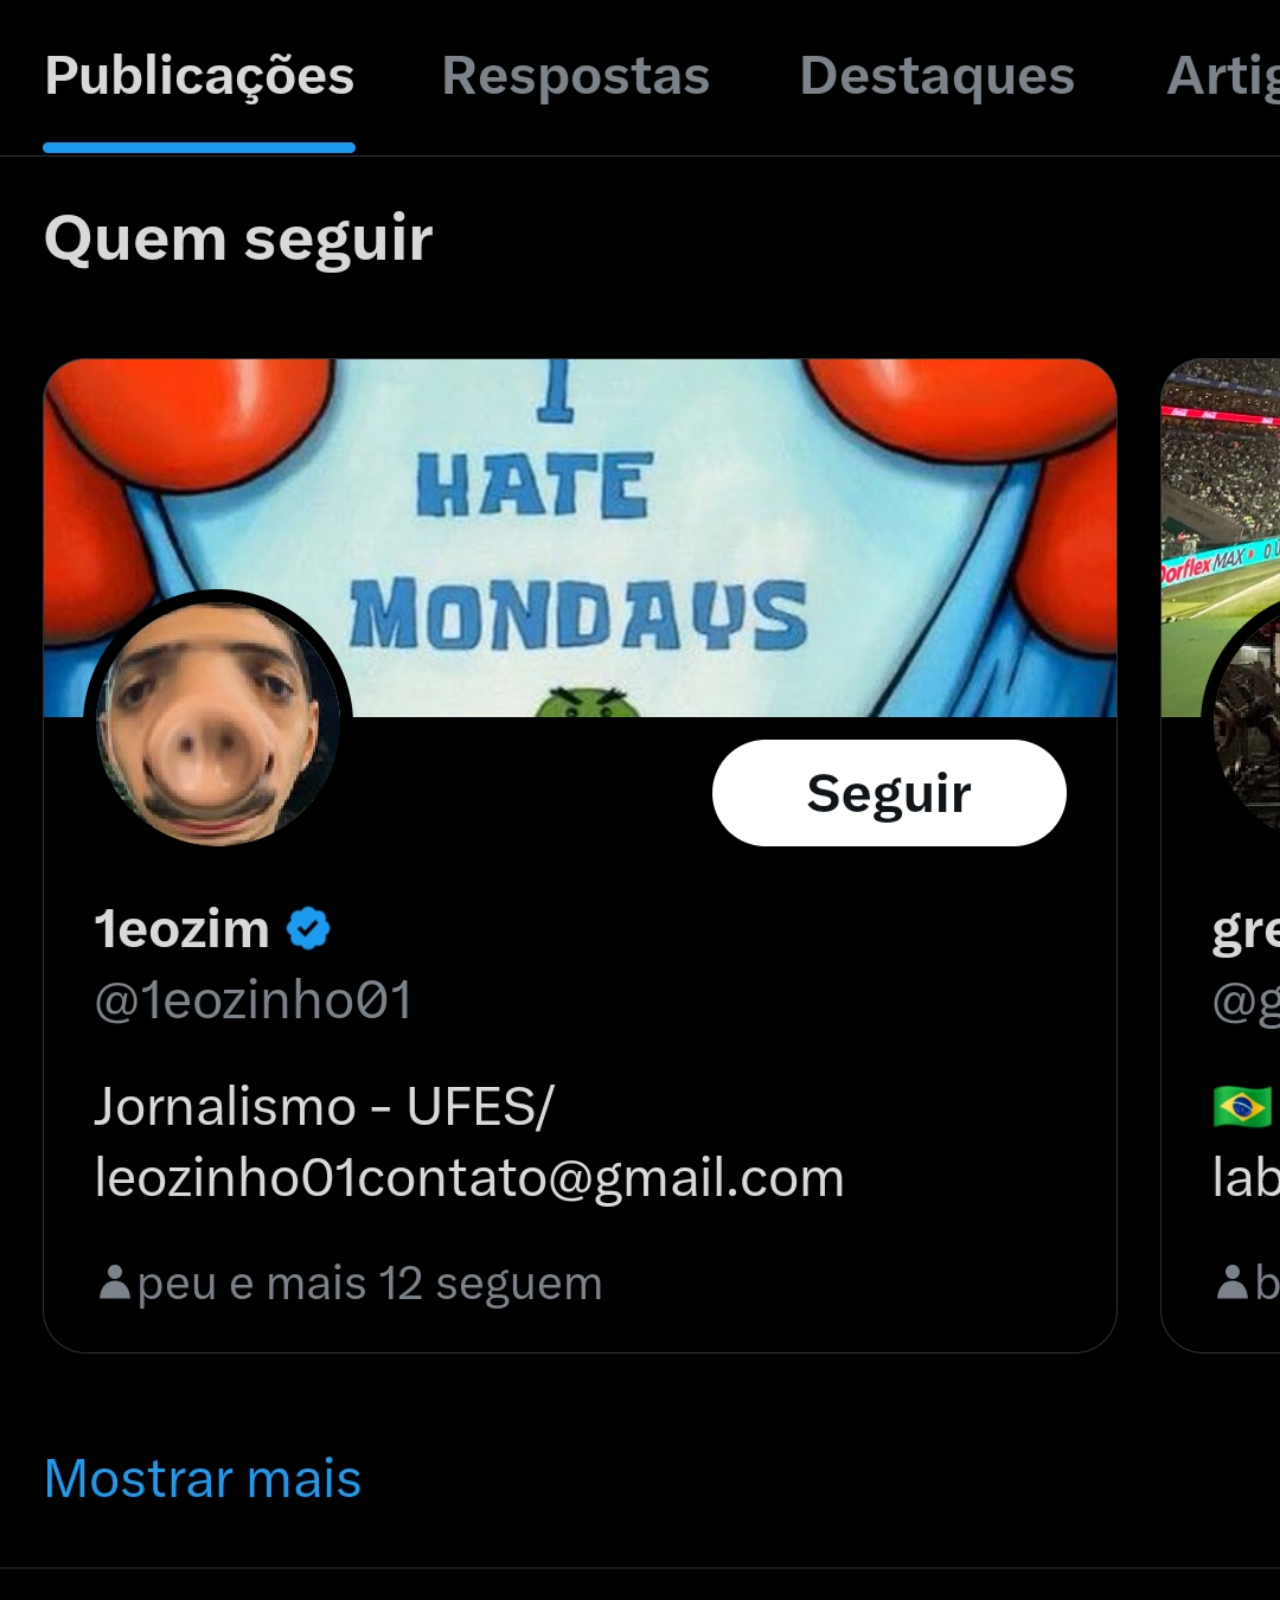
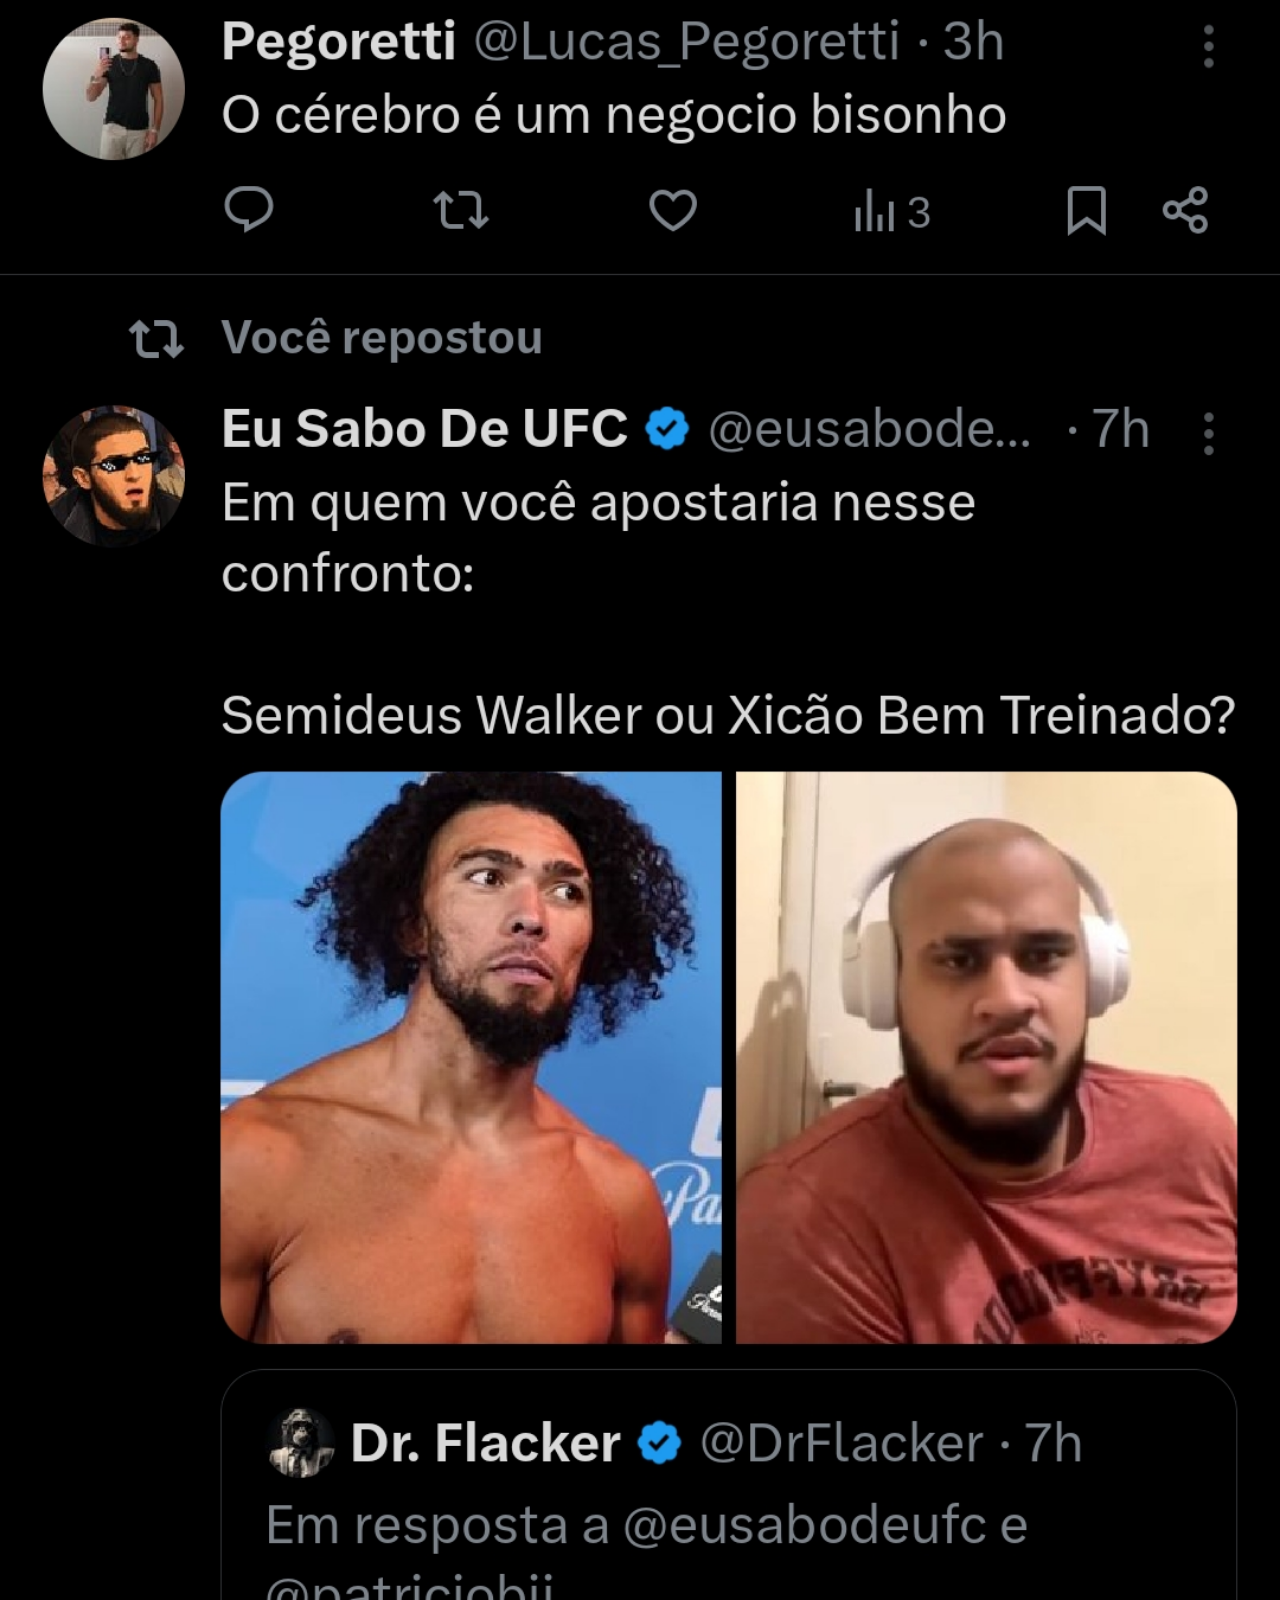
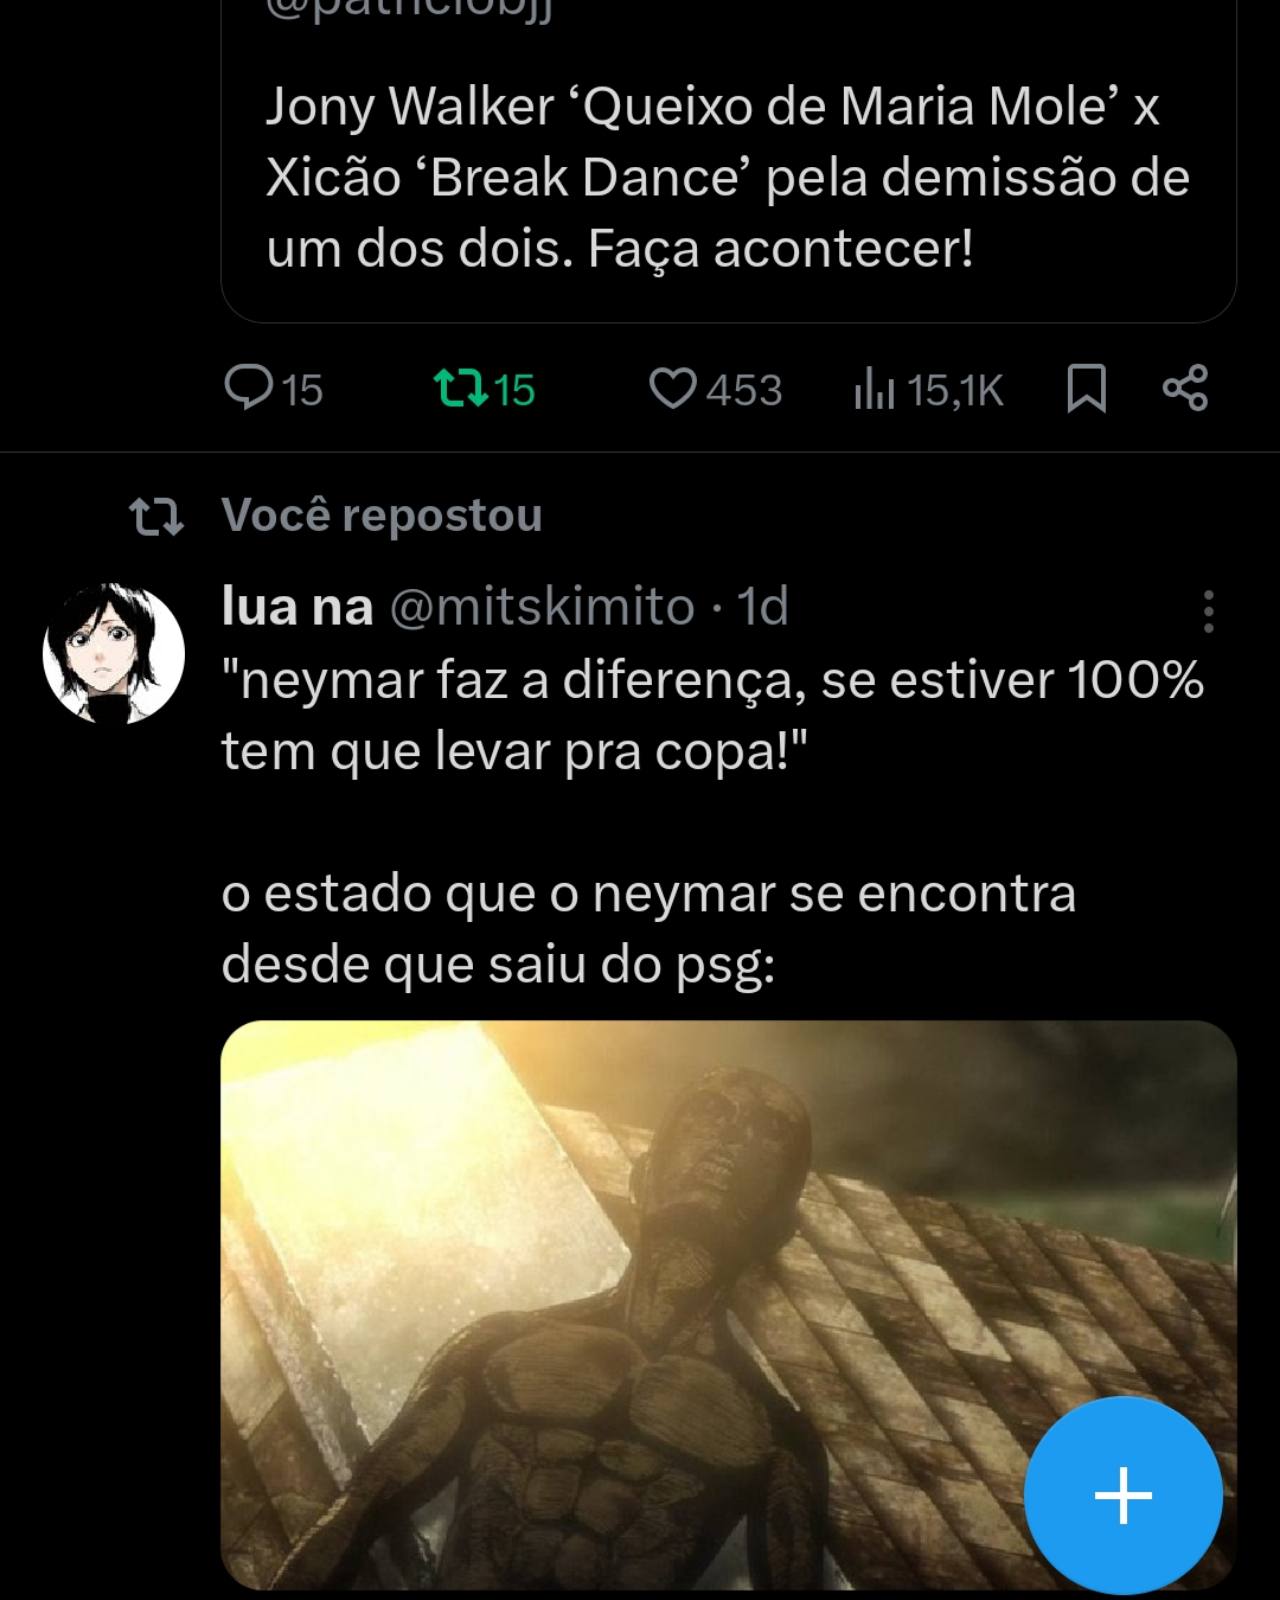
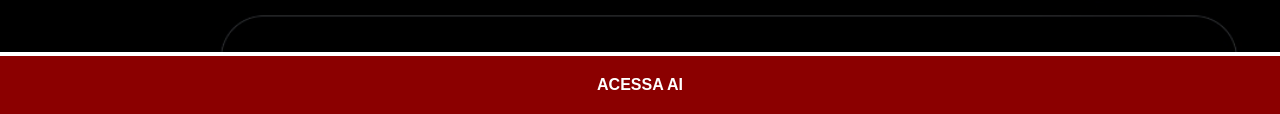
<file: twitti.html>
<!DOCTYPE html>
<html lang="pt-br">
<head>
    <meta charset="UTF-8">
    <meta name="viewport" content="width=device-width, initial-scale=1.0">
    <title>Twitter</title>
    <link rel="stylesheet" href="estilos/social.css">">
</head>
<body>
    <img src="imagens/tela-twitter.jpg" alt="twitti">
    <a href="https://x.com/Lucas_Pegoretti" target = "_blank">ACESSA AI</a>
</body>
</html>
</file>
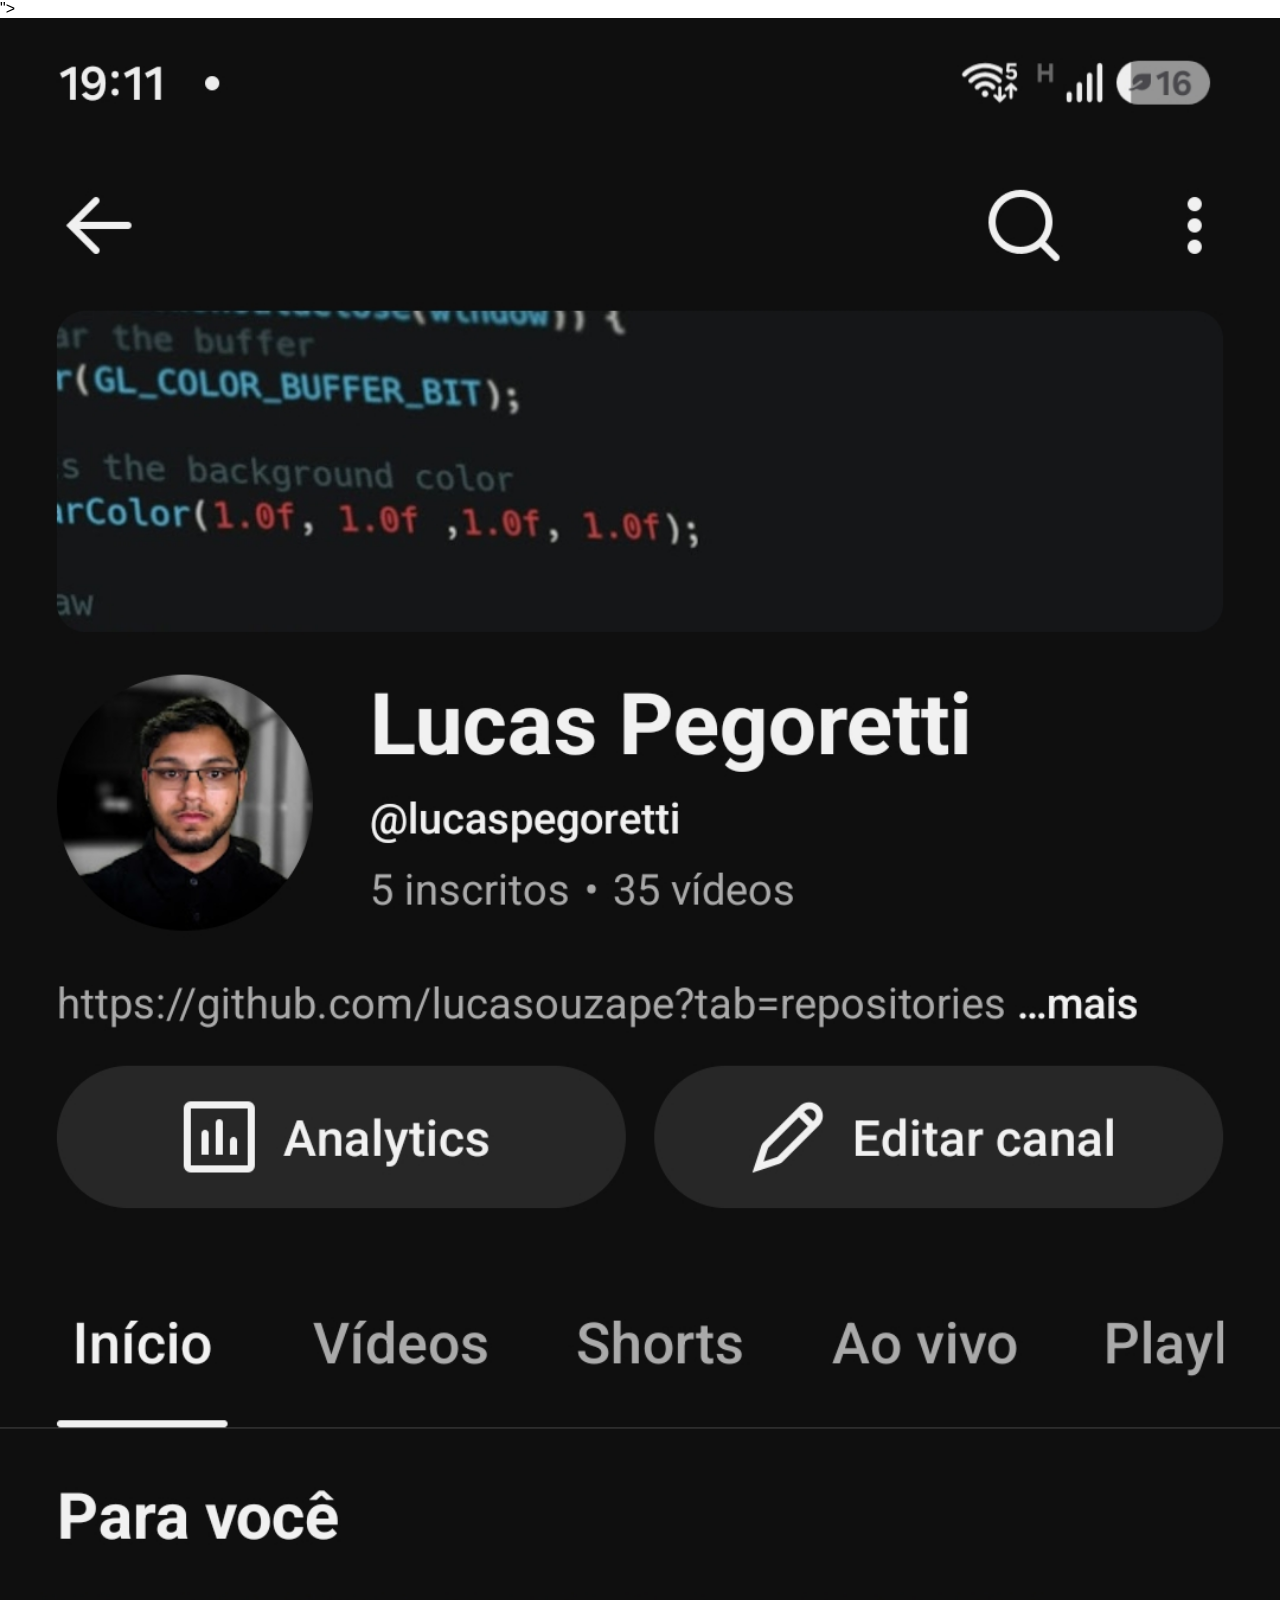
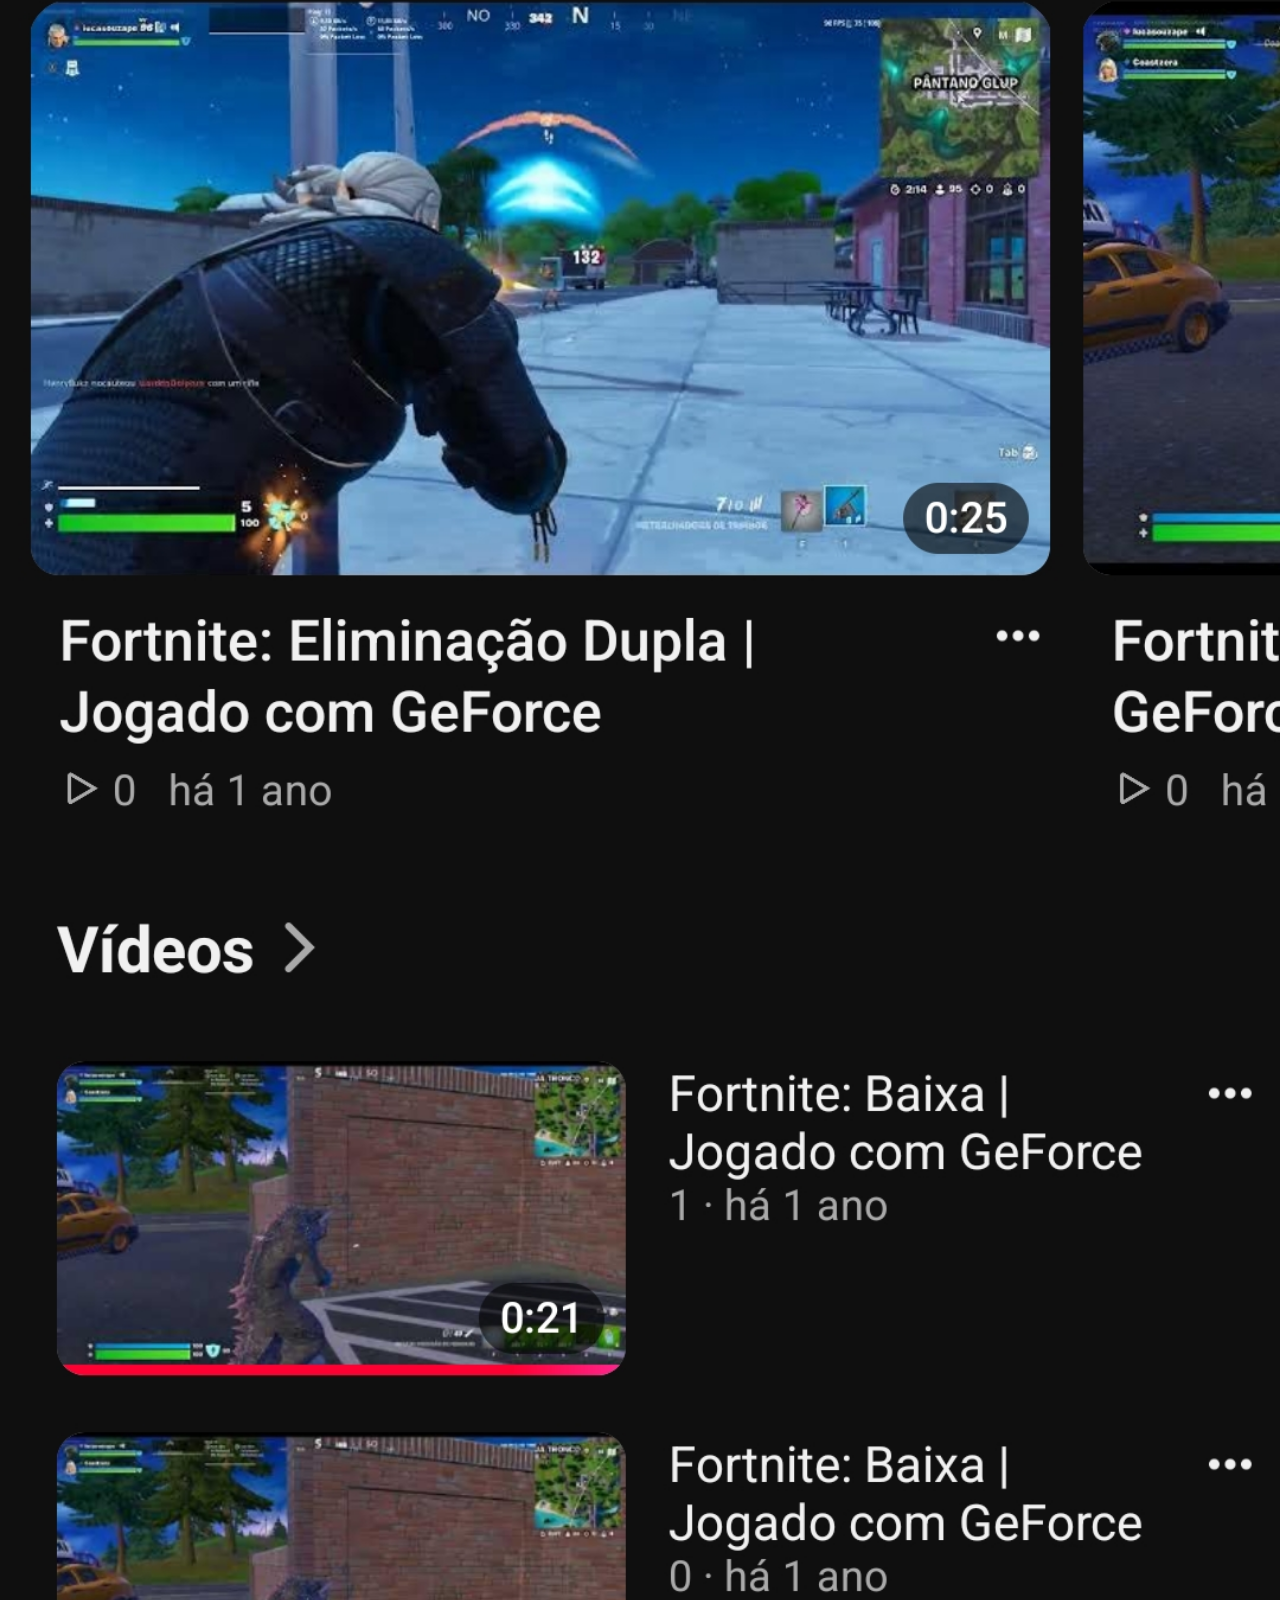
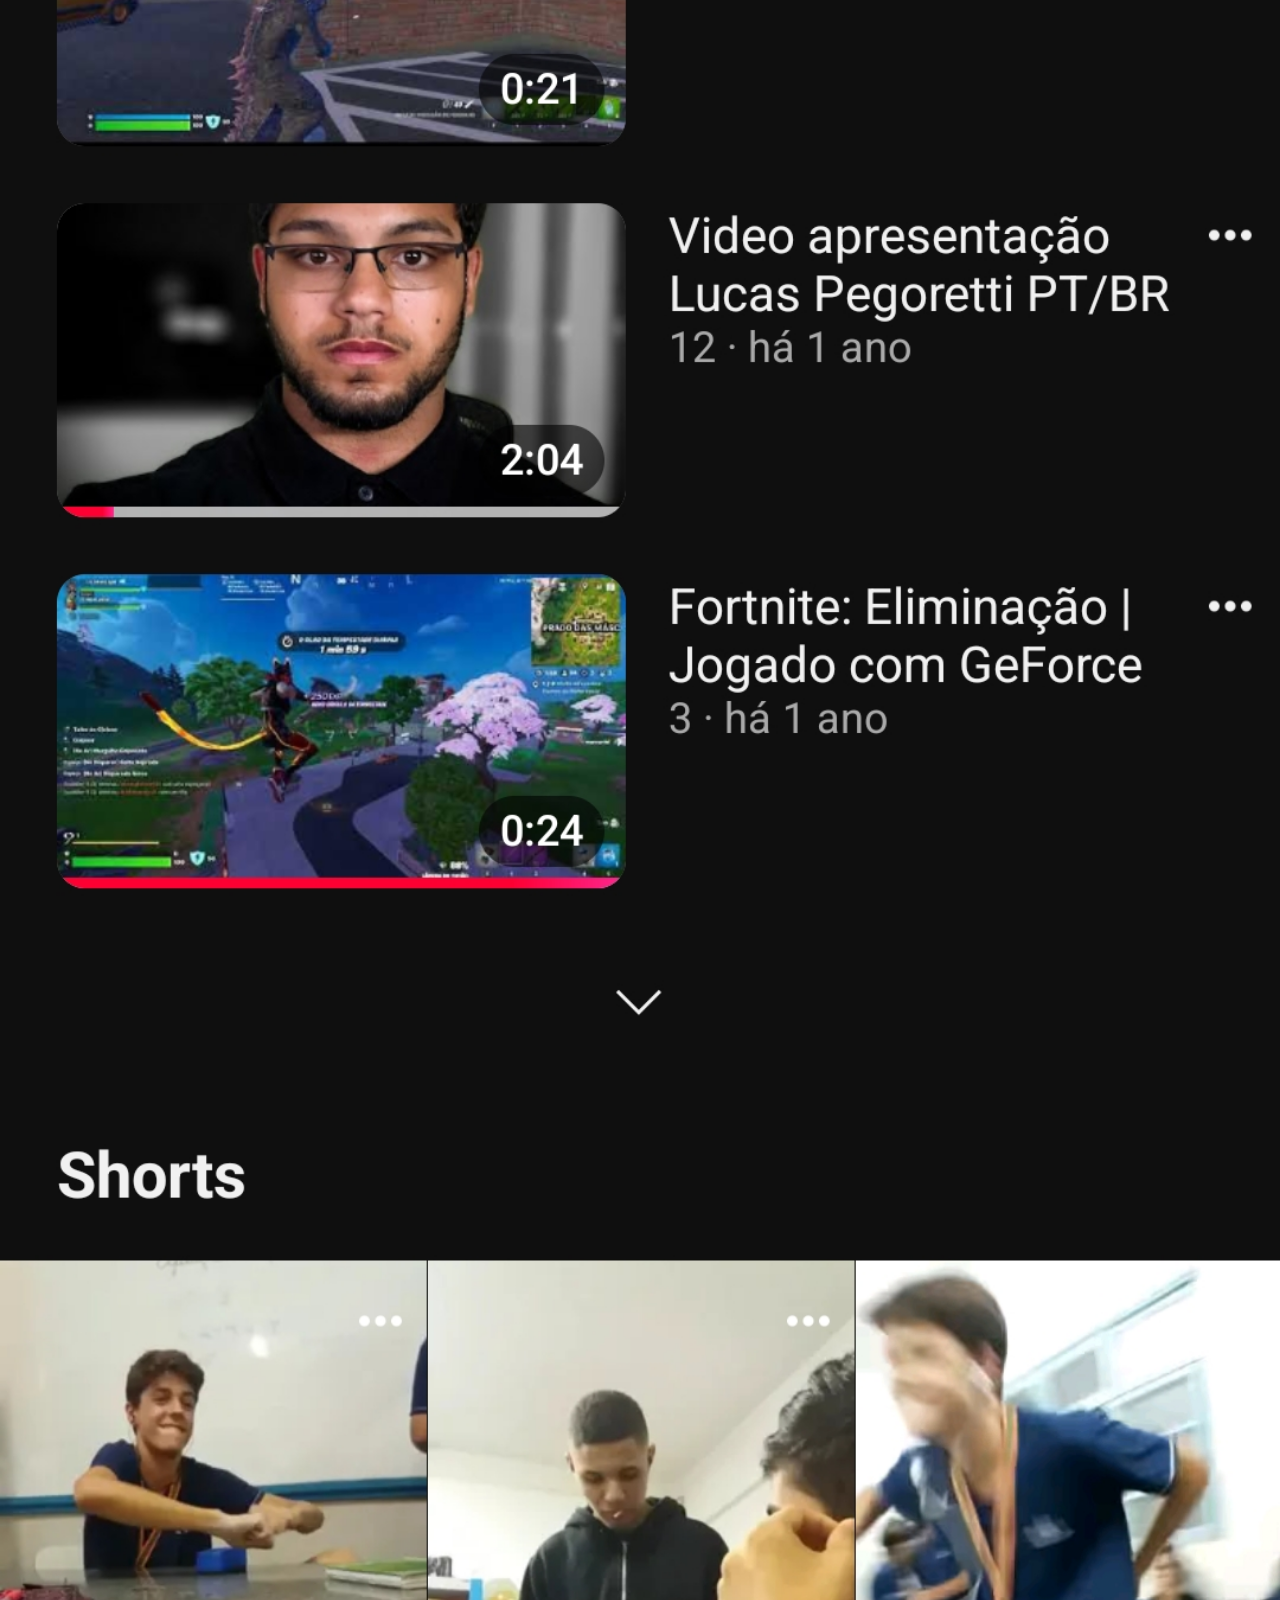
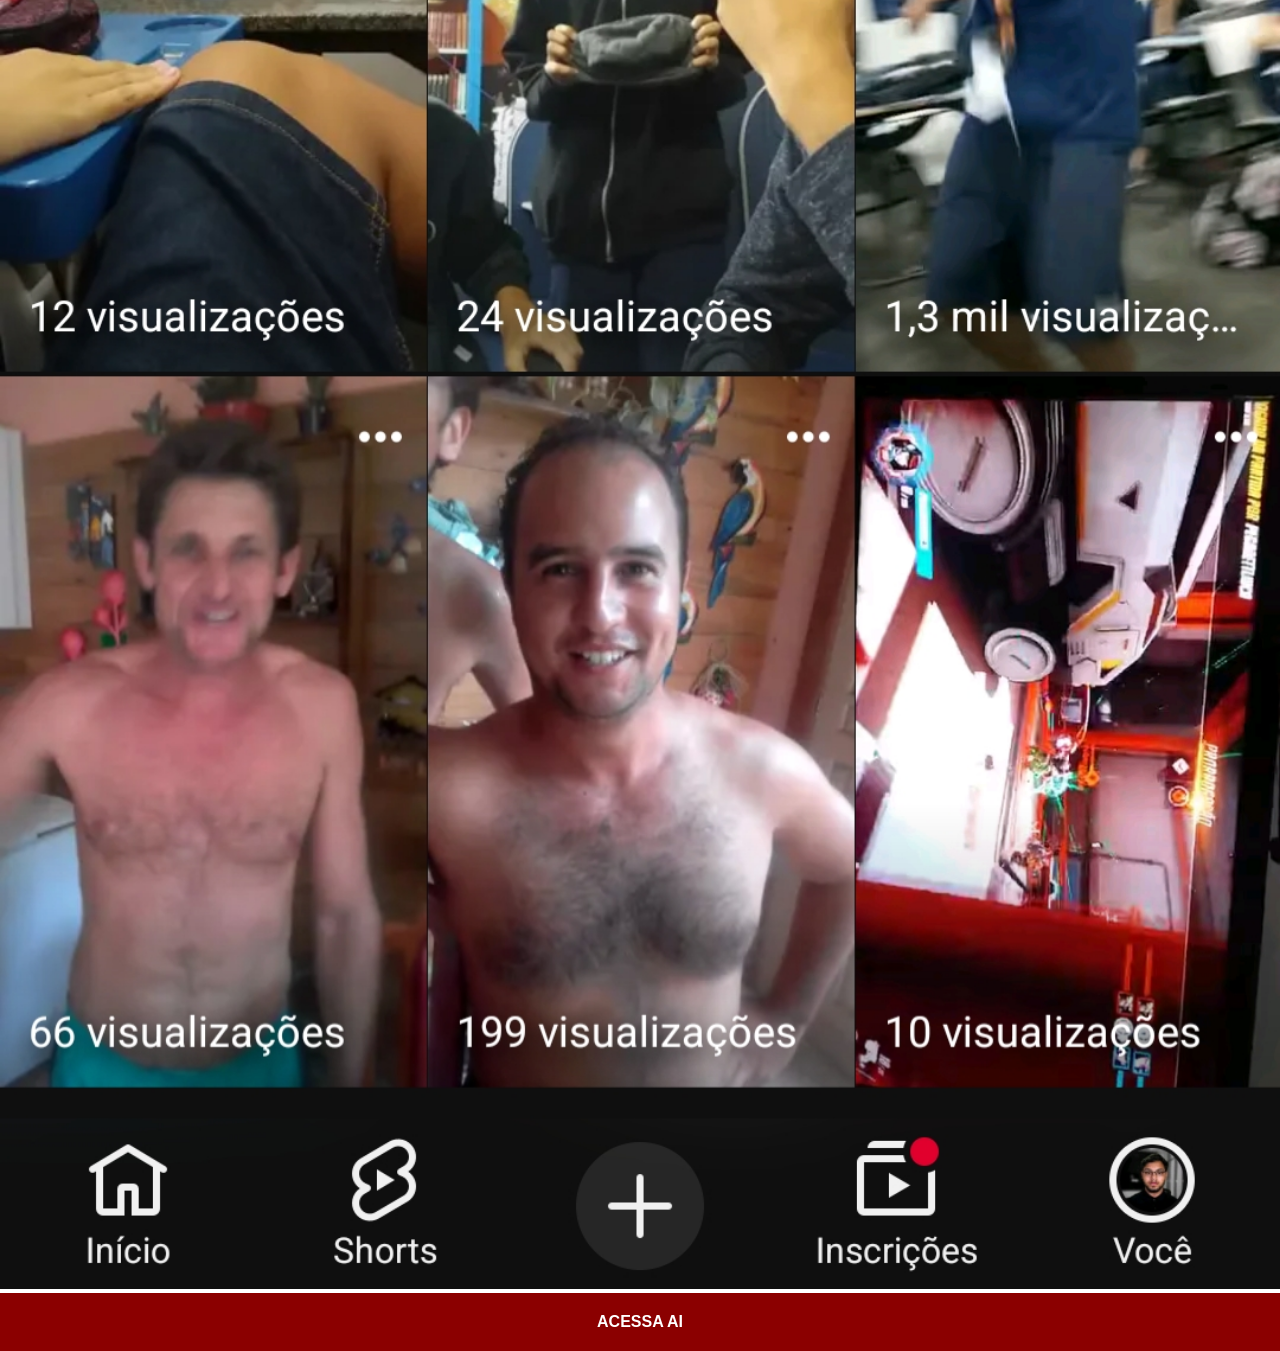
<file: youtubi.html>
<!DOCTYPE html>
<html lang="pt-br">
<head>
    <meta charset="UTF-8">
    <meta name="viewport" content="width=device-width, initial-scale=1.0">
    <title>Youtube</title>
    <link rel="stylesheet" href="estilos/social.css">">
</head>
<body>
    <img src="imagens/tela-youtube.jpg" alt="Youtube">
    <a href="https://www.youtube.com/@lucaspegoretti" target = "_blank">ACESSA AI</a>
</body>
</html>
</file>
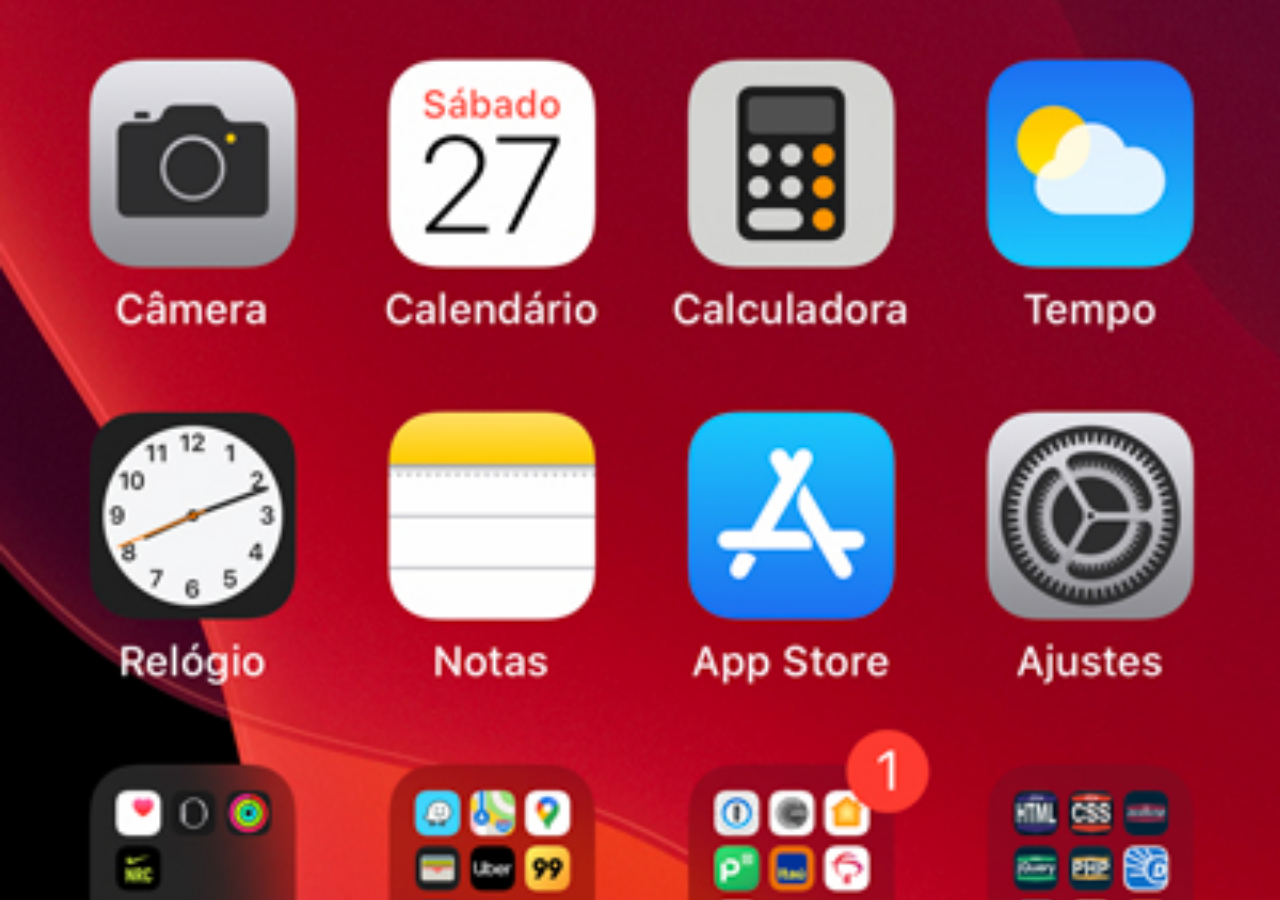
<file: estilos/home.html>
<!DOCTYPE html>
<html lang="pt-br">
<head>
    <meta charset="UTF-8">
    <meta name="viewport" content="width=device-width, initial-scale=1.0">
    <title>Home</title>
</head>
<style>
   * {
        margin: 0;
        padding: 0;
  
    }

    body {
        width: 100vw;
        height: 100vh;
        background: black url(../imagens/tela-home.jpg) no-repeat top center;
        background-size: cover;
    }
</style>
<body>
    
</body>
</html>
</file>
<file: estilos/style.css>
@charset "UTF-8";

* {
    margin: 0;
    padding: 0;
    box-sizing: border-box;
    font-family: Arial, Helvetica, sans-serif;
}

html, body {
    height: 100vh;
    width: 100vw;
    background-color: black;
}

body {
background: url('../imagens/fundo-madeira.jpg') no-repeat center center;
    background-size: cover; 
    display: flex;
    justify-content: center;
    align-items: center;
}

main {
height: 100vh;
    width: 100vw; /* Garante que o main ocupe a tela toda */
    position: relative;
}

section#telefone {
    height: 627px;
    width: 311px;
    position: absolute;
    top: 50%;
    left: 50%;
    transform: translate(-50%, -50%); /* Centraliza perfeitamente na tela */
    background: url('../imagens/frame-iphone.png') no-repeat center center;
    background-size: cover;
}

iframe#tela {
    height: 473px;
    width: 269px;
    position: absolute;
    top: 50%;
    left: 50%;
    transform: translate(-50%, -50%);
}

section#redes-sociais {
position: absolute;
    background-color: transparent;
   top: 20px;   /* Distância do topo da tela */
    right: 20px; /* Distância da borda direita da tela */
    text-align: right;
}

section#redes-sociais img {
height: 50px;
    width: 50px;
    margin: 10px;
    border-radius: 50%;
    background-color: darkred;
    box-shadow: 0px 0px 5px 1px black;
    box-sizing: border-box;
    transition: all 0.5s ease-in-out;

}

section#redes-sociais img:hover {
border: 2px solid white;
    background-color: red;
    box-shadow: 0px 0px 5px 1px white;
    transform: scale(1.4);
}
</file>
<file: estilos/social.css>
@charset "UTF-8";
    * {
          margin: 0;
          padding: 0;
          font-family: Arial, Helvetica, sans-serif;
     }
     ::webkit-scrollbar {
        width: 0px;
        height: 0px;
     }

     img {
        width: 100%;
     }
     a {
        display: block;
        background-color: darkred;
        padding: 20px;
        text-align: center;
        font-weight: bolder;
        text-decoration: none;
        color: white;
     }
        a:hover {
            background-color: red;
         }
</file>
